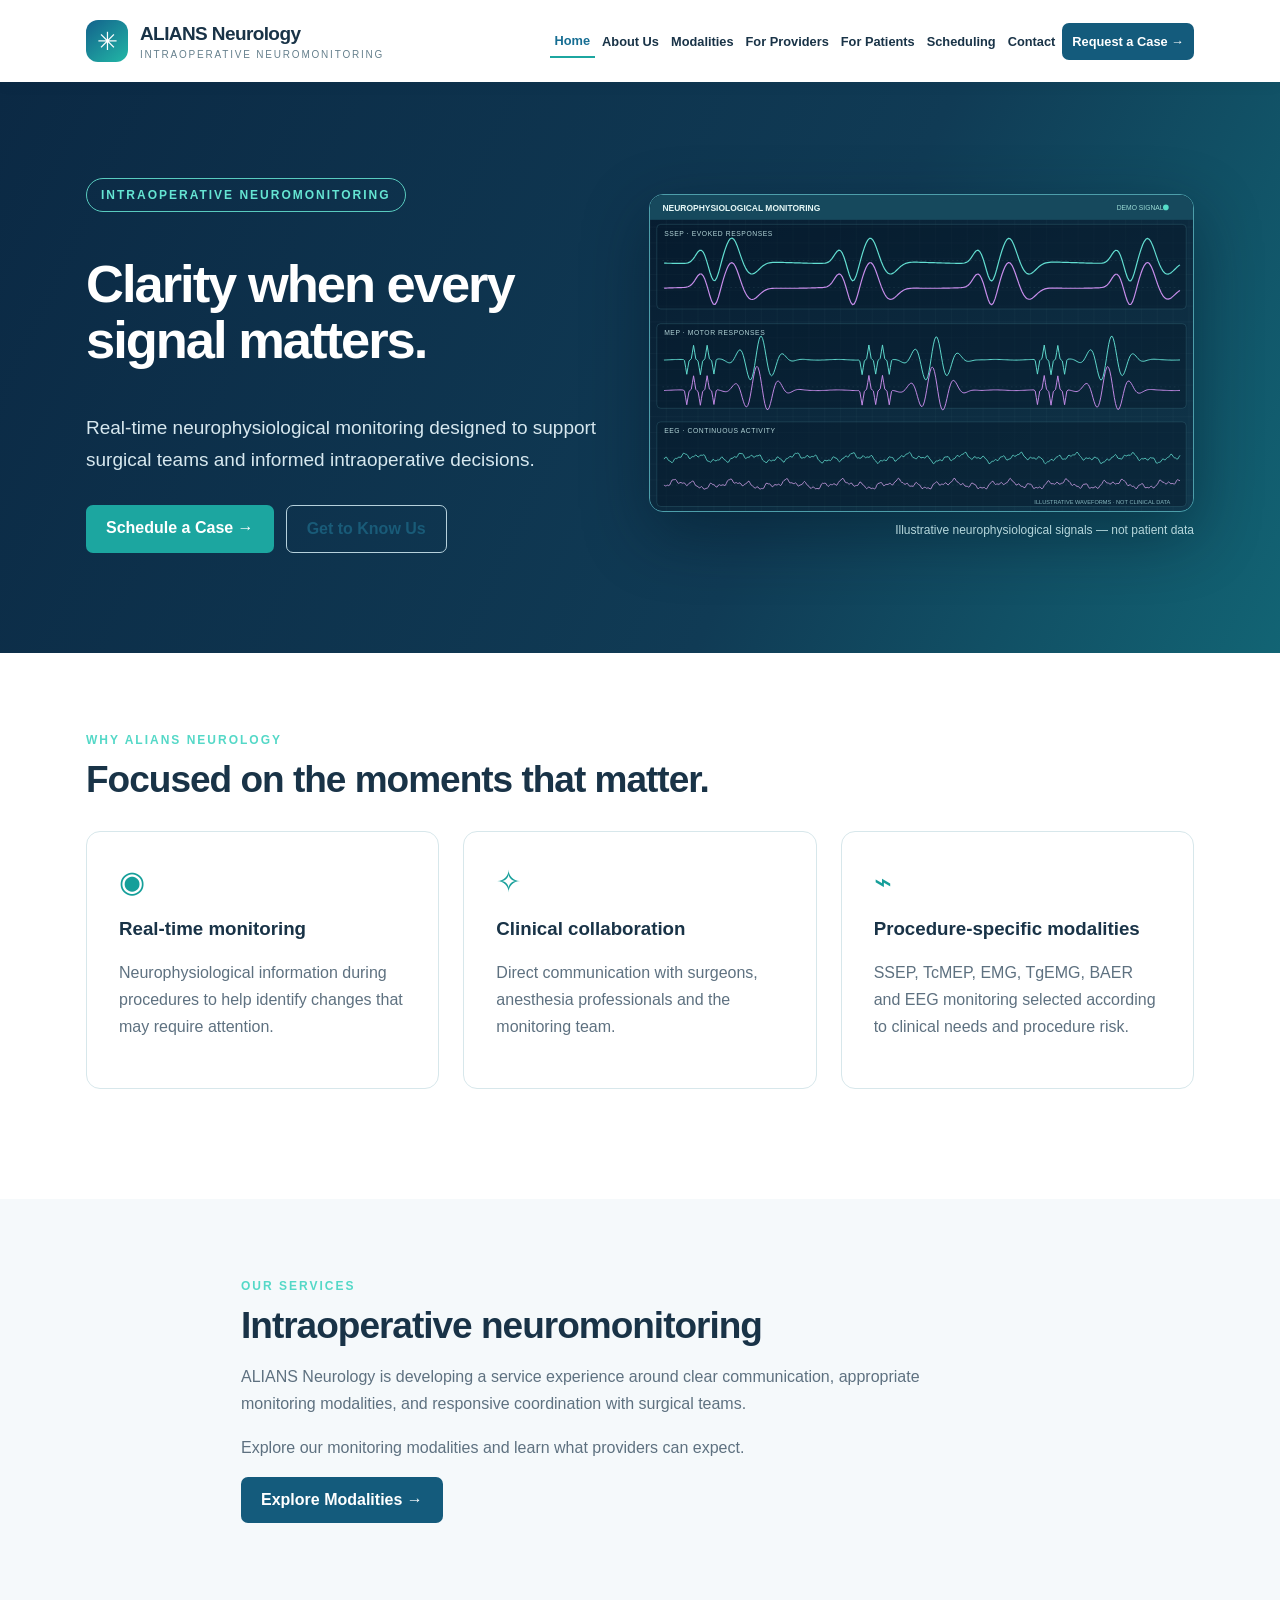
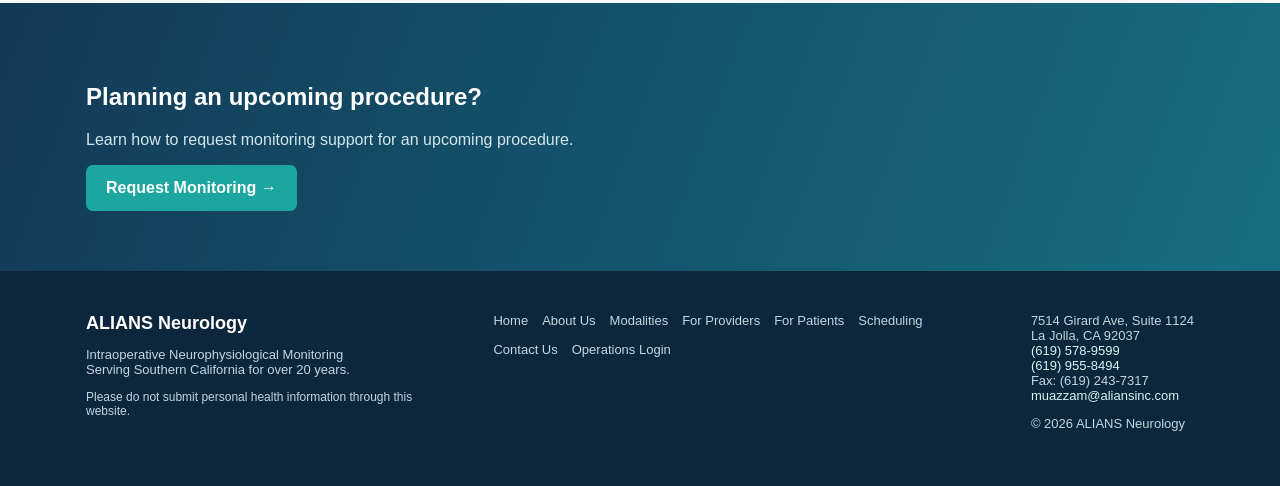
<file: index.html>
<!DOCTYPE html>

<html lang="en"><head><meta charset="utf-8"/><meta content="width=device-width, initial-scale=1" name="viewport"/><meta content="ALIANS Neurology — intraoperative neuromonitoring and surgical team support." name="description"/><link href="styles.css" rel="stylesheet"/><title>Home | ALIANS Neurology</title></head><body><header><div class="wrap nav"><a class="brand" href="index.html" style="text-decoration:none;color:inherit"><div class="mark">✳</div><div><b>ALIANS Neurology</b><small>INTRAOPERATIVE NEUROMONITORING</small></div></a><button aria-controls="site-navigation" aria-expanded="false" aria-label="Open navigation menu" class="menu-toggle" type="button">☰</button><nav aria-label="Main navigation" class="links" id="site-navigation"><a class="active" href="index.html">Home</a><a class="" href="about.html">About Us</a><a class="" href="services.html">Modalities</a><a class="" href="providers.html">For Providers</a><a class="" href="patients.html">For Patients</a><a class="" href="scheduling.html">Scheduling</a><a class="" href="contact.html">Contact</a><a class="btn dark" href="scheduling.html" style="color:white">Request a Case →</a></nav></div></header><main><section class="photo-hero"><div class="wrap hero-layout"><div class="hero-copy"><span class="pill">INTRAOPERATIVE NEUROMONITORING</span><h1>Clarity when every signal matters.</h1><p>Real-time neurophysiological monitoring designed to support surgical teams and informed intraoperative decisions.</p><div class="actions"><a class="btn" href="scheduling.html">Schedule a Case →</a><a class="btn outline" href="about.html">Get to Know Us</a></div></div><div class="hero-neuro"><img alt="Illustrative SSEP, MEP, and EEG neuromonitoring waveforms; not patient data" src="neuro-waveforms.svg"/><span>Illustrative neurophysiological signals — not patient data</span></div></div></section><section class="section"><div class="wrap"><div class="eyebrow">WHY ALIANS NEUROLOGY</div><h2>Focused on the moments that matter.</h2><div class="feature-grid"><article class="feature"><div class="symbol">◉</div><h3>Real-time monitoring</h3><p>Neurophysiological information during procedures to help identify changes that may require attention.</p></article><article class="feature"><div class="symbol">✧</div><h3>Clinical collaboration</h3><p>Direct communication with surgeons, anesthesia professionals and the monitoring team.</p></article><article class="feature"><div class="symbol">⌁</div><h3>Procedure-specific modalities</h3><p>SSEP, TcMEP, EMG, TgEMG, BAER and EEG monitoring selected according to clinical needs and procedure risk.</p></article></div></div></section><section class="section tint"><div class="wrap split-image"><div><div class="eyebrow">OUR SERVICES</div><h2>Intraoperative neuromonitoring</h2><p class="lead">ALIANS Neurology is developing a service experience around clear communication, appropriate monitoring modalities, and responsive coordination with surgical teams.</p><p class="lead">Explore our monitoring modalities and learn what providers can expect.</p><a class="btn dark" href="services.html">Explore Modalities →</a></div></div></section><section class="banner"><div class="wrap"><h2>Planning an upcoming procedure?</h2><p>Learn how to request monitoring support for an upcoming procedure.</p><a class="btn" href="scheduling.html">Request Monitoring →</a></div></section></main><footer><div class="wrap"><div><b style="color:white;font-size:18px">ALIANS Neurology</b><p>Intraoperative Neurophysiological Monitoring<br/>Serving Southern California for over 20 years.</p><p class="footer-note">Please do not submit personal health information through this website.</p></div><div class="foot-links"><a href="index.html">Home</a><a href="about.html">About Us</a><a href="services.html">Modalities</a><a href="providers.html">For Providers</a><a href="patients.html">For Patients</a><a href="scheduling.html">Scheduling</a><a href="contact.html">Contact Us</a><a href="login.html">Operations Login</a></div><div class="footer-contact">7514 Girard Ave, Suite 1124<br/>La Jolla, CA 92037<br/><a href="tel:+16195789599">(619) 578-9599</a><br/><a href="tel:+16199558494">(619) 955-8494</a><br/>Fax: (619) 243-7317<br/><a href="mailto:muazzam@aliansinc.com">muazzam@aliansinc.com</a><p>© 2026 ALIANS Neurology</p></div></div></footer><script src="app.js"></script><script>document.addEventListener('DOMContentLoaded',function(){const b=document.querySelector('.menu-toggle'),n=document.getElementById('site-navigation');if(!b||!n)return;b.addEventListener('click',function(){let open=n.classList.toggle('is-open');b.setAttribute('aria-expanded',String(open));b.textContent=open?'✕ Close':'☰'});n.querySelectorAll('a').forEach(a=>a.addEventListener('click',()=>{n.classList.remove('is-open');b.setAttribute('aria-expanded','false');b.textContent='☰'}));});</script></body></html>
</file>
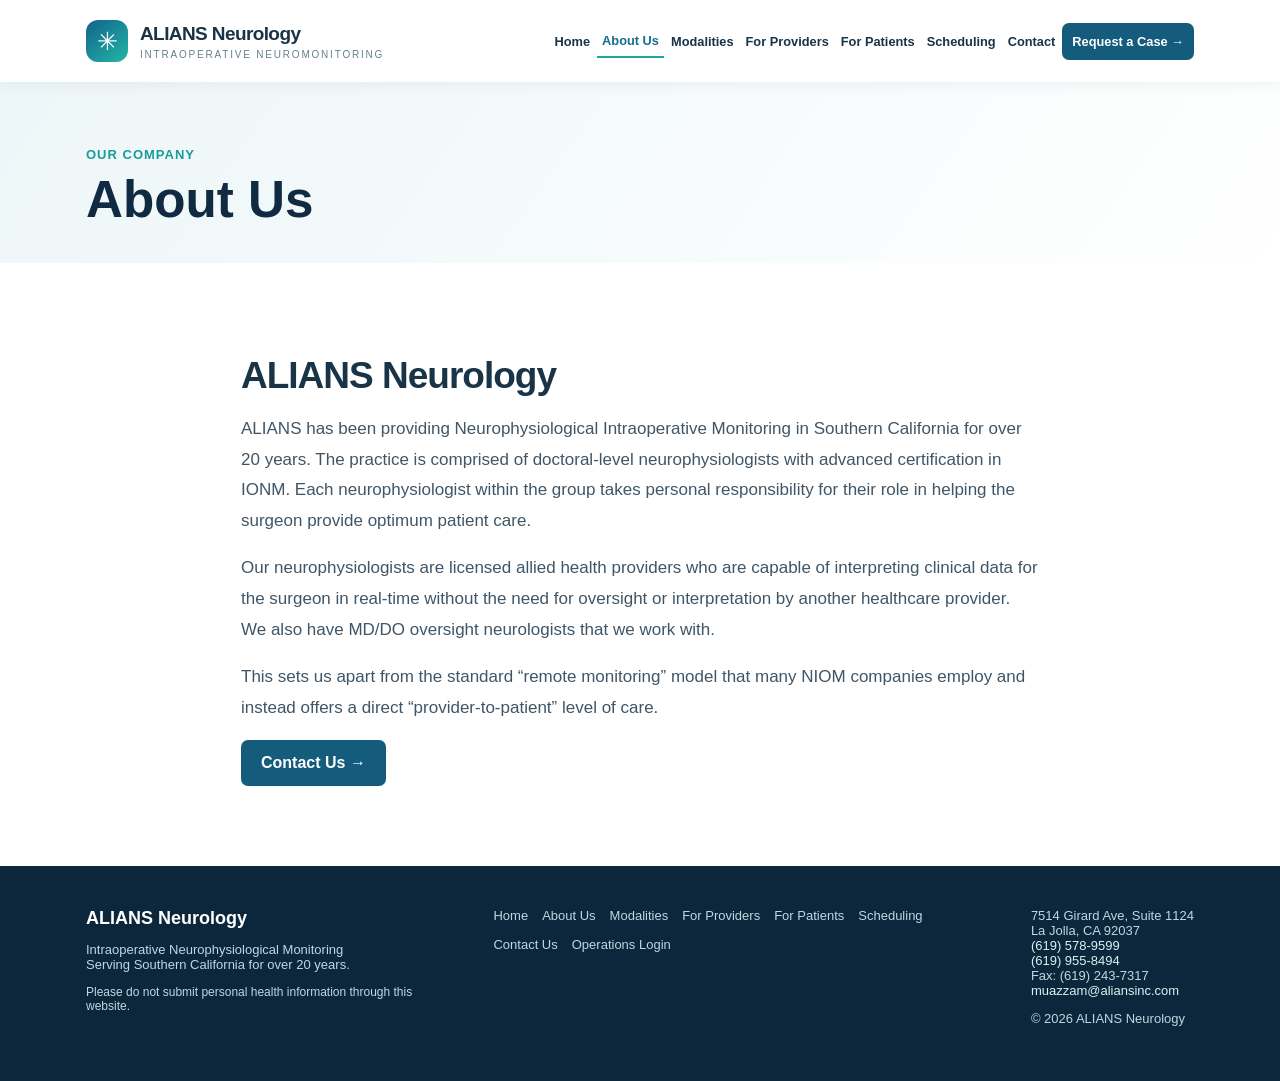
<file: about.html>
<!DOCTYPE html>

<html lang="en"><head><meta charset="utf-8"/><meta content="width=device-width, initial-scale=1" name="viewport"/><meta content="ALIANS Neurology — intraoperative neuromonitoring and surgical team support." name="description"/><link href="styles.css" rel="stylesheet"/><title>About Us | ALIANS Neurology</title></head><body><header><div class="wrap nav"><a class="brand" href="index.html" style="text-decoration:none;color:inherit"><div class="mark">✳</div><div><b>ALIANS Neurology</b><small>INTRAOPERATIVE NEUROMONITORING</small></div></a><button aria-controls="site-navigation" aria-expanded="false" aria-label="Open navigation menu" class="menu-toggle" type="button">☰</button><nav aria-label="Main navigation" class="links" id="site-navigation"><a class="" href="index.html">Home</a><a class="active" href="about.html">About Us</a><a class="" href="services.html">Modalities</a><a class="" href="providers.html">For Providers</a><a class="" href="patients.html">For Patients</a><a class="" href="scheduling.html">Scheduling</a><a class="" href="contact.html">Contact</a><a class="btn dark" href="scheduling.html" style="color:white">Request a Case →</a></nav></div></header><main><section class="page-intro"><div class="wrap"><div class="breadcrumb">Our company</div><h1>About Us</h1></div></section><section class="section"><div class="wrap about-copy"><h2>ALIANS Neurology</h2><p>ALIANS has been providing Neurophysiological Intraoperative Monitoring in Southern California for over 20 years. The practice is comprised of doctoral-level neurophysiologists with advanced certification in IONM. Each neurophysiologist within the group takes personal responsibility for their role in helping the surgeon provide optimum patient care.</p><p>Our neurophysiologists are licensed allied health providers who are capable of interpreting clinical data for the surgeon in real-time without the need for oversight or interpretation by another healthcare provider. We also have MD/DO oversight neurologists that we work with.</p><p>This sets us apart from the standard “remote monitoring” model that many NIOM companies employ and instead offers a direct “provider-to-patient” level of care.</p><a class="btn dark" href="contact.html">Contact Us →</a></div></section></main><footer><div class="wrap"><div><b style="color:white;font-size:18px">ALIANS Neurology</b><p>Intraoperative Neurophysiological Monitoring<br/>Serving Southern California for over 20 years.</p><p class="footer-note">Please do not submit personal health information through this website.</p></div><div class="foot-links"><a href="index.html">Home</a><a href="about.html">About Us</a><a href="services.html">Modalities</a><a href="providers.html">For Providers</a><a href="patients.html">For Patients</a><a href="scheduling.html">Scheduling</a><a href="contact.html">Contact Us</a><a href="login.html">Operations Login</a></div><div class="footer-contact">7514 Girard Ave, Suite 1124<br/>La Jolla, CA 92037<br/><a href="tel:+16195789599">(619) 578-9599</a><br/><a href="tel:+16199558494">(619) 955-8494</a><br/>Fax: (619) 243-7317<br/><a href="mailto:muazzam@aliansinc.com">muazzam@aliansinc.com</a><p>© 2026 ALIANS Neurology</p></div></div></footer><script src="app.js"></script><script>document.addEventListener('DOMContentLoaded',function(){const b=document.querySelector('.menu-toggle'),n=document.getElementById('site-navigation');if(!b||!n)return;b.addEventListener('click',function(){let open=n.classList.toggle('is-open');b.setAttribute('aria-expanded',String(open));b.textContent=open?'✕ Close':'☰'});n.querySelectorAll('a').forEach(a=>a.addEventListener('click',()=>{n.classList.remove('is-open');b.setAttribute('aria-expanded','false');b.textContent='☰'}));});</script></body></html>
</file>
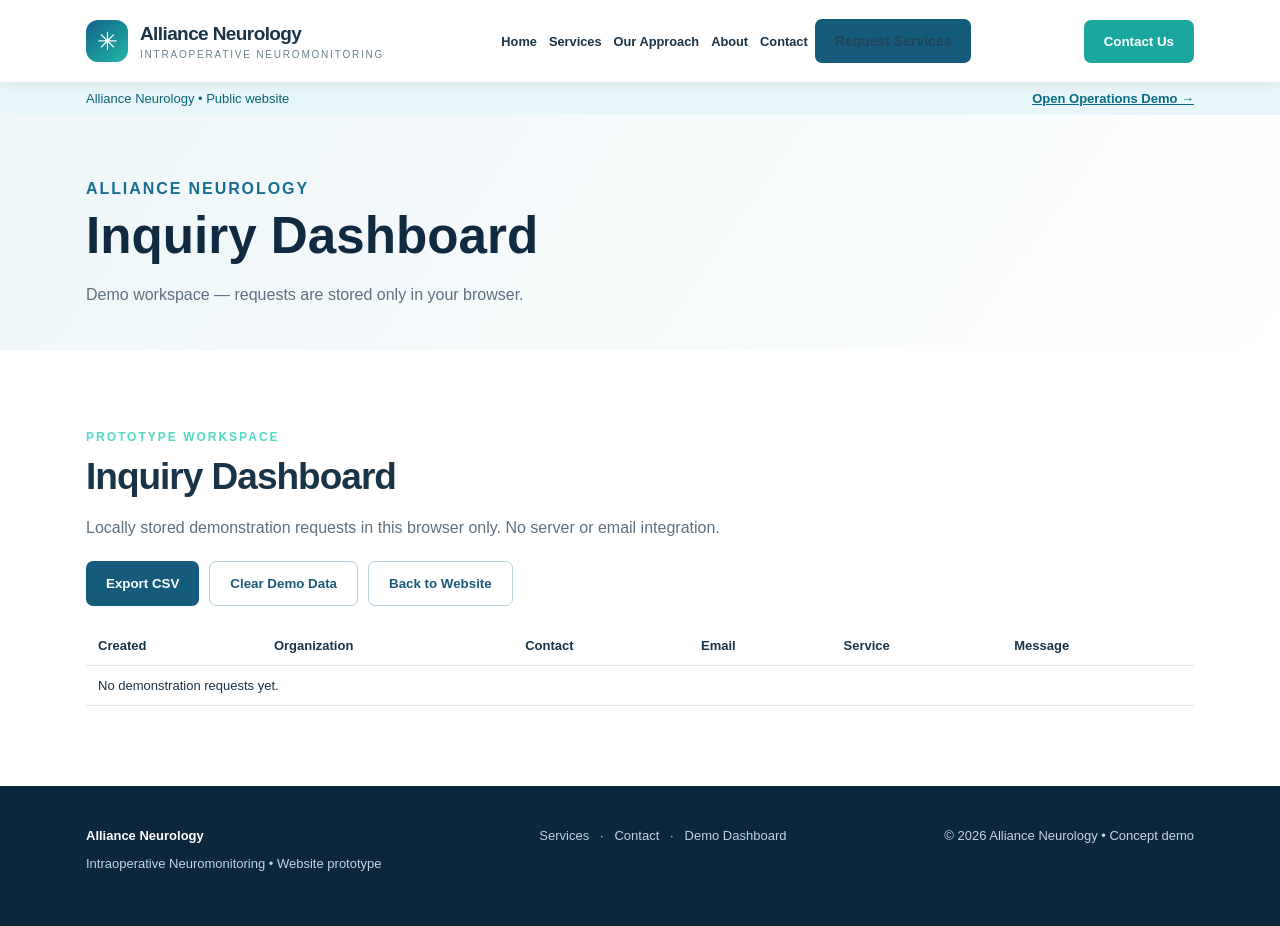
<file: admin.html>
<!DOCTYPE html>
<html lang="en"><head><meta charset="utf-8"/><meta content="width=device-width,initial-scale=1" name="viewport"/><title>Inquiry Dashboard | Alliance Neurology</title><link href="styles.css" rel="stylesheet"/></head><body><header><div class="wrap nav"><div class="brand" onclick="location.href='index.html'"><div class="mark">✳</div><div><b>Alliance Neurology</b><small>INTRAOPERATIVE NEUROMONITORING</small></div></div><div class="links"><a data-page="home" href="index.html">Home</a><a data-page="services" href="services.html">Services</a><a data-page="approach" href="approach.html">Our Approach</a><a data-page="about" href="about.html">About</a><a data-page="contact" href="contact.html">Contact</a><button class="btn dark" onclick="openForm()">Request Services</button></div><button class="btn mobile" onclick="openForm()">Contact Us</button></div></header><div class="workspace-ribbon"><div class="wrap">Alliance Neurology • Public website <a href="workspace.html">Open Operations Demo →</a></div></div><main id="home"><div class="page-intro"><div class="wrap"><div style="color:#176e93;font-weight:700;letter-spacing:.12em">ALLIANCE NEUROLOGY</div><h1>Inquiry Dashboard</h1><p>Demo workspace — requests are stored only in your browser.</p></div></div><section class="section" id="admin"><div class="wrap"><div class="eyebrow">Prototype workspace</div><h2>Inquiry Dashboard</h2><p class="lead">Locally stored demonstration requests in this browser only. No server or email integration.</p><div style="display:flex;gap:10px;margin:20px 0"><button class="btn dark" onclick="exportCSV()">Export CSV</button><button class="btn outline" onclick="clearData()">Clear Demo Data</button><button class="btn outline" onclick="go('home')">Back to Website</button></div><div style="overflow:auto"><table class="admin-table"><thead><tr><th>Created</th><th>Organization</th><th>Contact</th><th>Email</th><th>Service</th><th>Message</th></tr></thead><tbody id="rows"></tbody></table></div></div></section></main><footer><div class="wrap"><div><b style="color:white">Alliance Neurology</b><p>Intraoperative Neuromonitoring • Website prototype</p></div><div><a href="#services" style="color:#b7d5df">Services</a>   ·   <a href="#contact" style="color:#b7d5df">Contact</a>   ·   <a href="admin.html" style="color:#b7d5df">Demo Dashboard</a></div><div>© 2026 Alliance Neurology • Concept demo</div></div></footer><div class="modal hide" id="modal"><div class="dialog"><button class="close" onclick="closeModal()">×</button><div id="modalContent"></div></div></div><script src="app.js"></script></body></html>
</file>
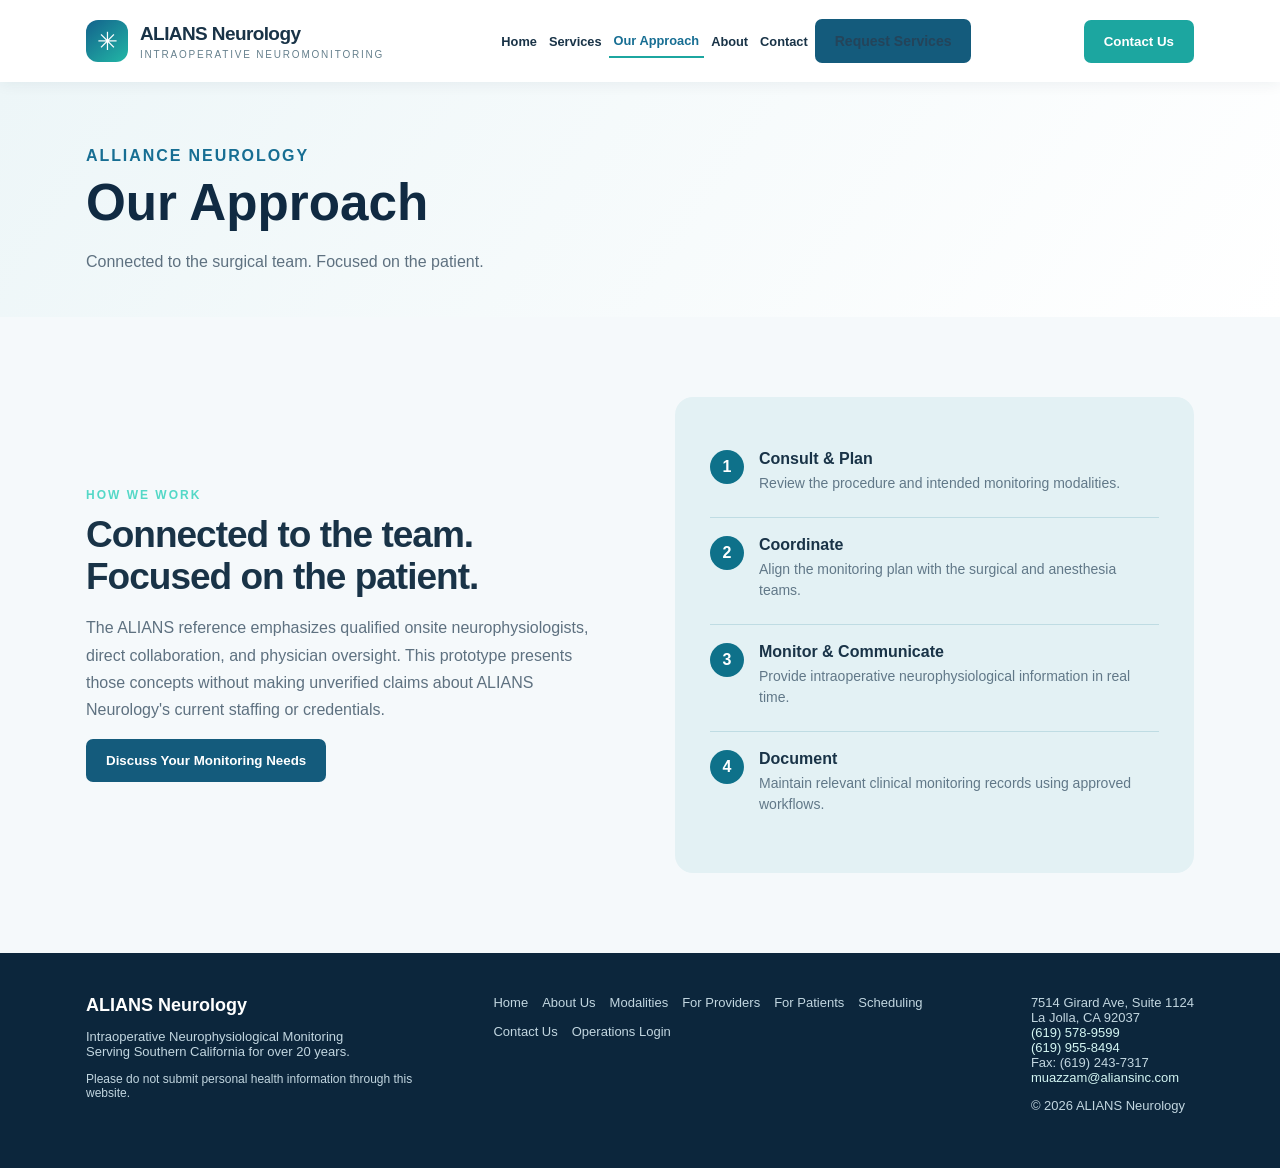
<file: approach.html>
<!DOCTYPE html>

<html lang="en"><head><meta charset="utf-8"/><meta content="width=device-width,initial-scale=1" name="viewport"/><title>Our Approach | ALIANS Neurology</title><link href="styles.css" rel="stylesheet"/></head><body><header><div class="wrap nav"><div class="brand" onclick="location.href='index.html'"><div class="mark">✳</div><div><b>ALIANS Neurology</b><small>INTRAOPERATIVE NEUROMONITORING</small></div></div><div class="links"><a data-page="home" href="index.html">Home</a><a data-page="services" href="services.html">Services</a><a class="active" data-page="approach" href="approach.html">Our Approach</a><a data-page="about" href="about.html">About</a><a data-page="contact" href="contact.html">Contact</a><button class="btn dark" onclick="openForm()">Request Services</button></div><button class="btn mobile" onclick="openForm()">Contact Us</button></div></header><main id="home"><div class="page-intro"><div class="wrap"><div style="color:#176e93;font-weight:700;letter-spacing:.12em">ALLIANCE NEUROLOGY</div><h1>Our Approach</h1><p>Connected to the surgical team. Focused on the patient.</p></div></div><section class="section tint" id="approach"><div class="wrap split"><div><div class="eyebrow">How We Work</div><h2>Connected to the team. Focused on the patient.</h2><p class="lead">The ALIANS reference emphasizes qualified onsite neurophysiologists, direct collaboration, and physician oversight. This prototype presents those concepts without making unverified claims about ALIANS Neurology's current staffing or credentials.</p><button class="btn dark" onclick="openForm()">Discuss Your Monitoring Needs</button></div><div class="panel"><div class="step"><div class="num">1</div><div><b>Consult &amp; Plan</b><p>Review the procedure and intended monitoring modalities.</p></div></div><div class="step"><div class="num">2</div><div><b>Coordinate</b><p>Align the monitoring plan with the surgical and anesthesia teams.</p></div></div><div class="step"><div class="num">3</div><div><b>Monitor &amp; Communicate</b><p>Provide intraoperative neurophysiological information in real time.</p></div></div><div class="step"><div class="num">4</div><div><b>Document</b><p>Maintain relevant clinical monitoring records using approved workflows.</p></div></div></div></div></section></main><footer><div class="wrap"><div><b style="color:white;font-size:18px">ALIANS Neurology</b><p>Intraoperative Neurophysiological Monitoring<br/>Serving Southern California for over 20 years.</p><p class="footer-note">Please do not submit personal health information through this website.</p></div><div class="foot-links"><a href="index.html">Home</a><a href="about.html">About Us</a><a href="services.html">Modalities</a><a href="providers.html">For Providers</a><a href="patients.html">For Patients</a><a href="scheduling.html">Scheduling</a><a href="contact.html">Contact Us</a><a href="login.html">Operations Login</a></div><div class="footer-contact">7514 Girard Ave, Suite 1124<br/>La Jolla, CA 92037<br/><a href="tel:+16195789599">(619) 578-9599</a><br/><a href="tel:+16199558494">(619) 955-8494</a><br/>Fax: (619) 243-7317<br/><a href="mailto:muazzam@aliansinc.com">muazzam@aliansinc.com</a><p>© 2026 ALIANS Neurology</p></div></div></footer><div class="modal hide" id="modal"><div class="dialog"><button class="close" onclick="closeModal()">×</button><div id="modalContent"></div></div></div><script src="app.js"></script><script>document.addEventListener('DOMContentLoaded',function(){const b=document.querySelector('.menu-toggle'),n=document.getElementById('site-navigation');if(!b||!n)return;b.addEventListener('click',function(){let open=n.classList.toggle('is-open');b.setAttribute('aria-expanded',String(open));b.textContent=open?'✕ Close':'☰'});n.querySelectorAll('a').forEach(a=>a.addEventListener('click',()=>{n.classList.remove('is-open');b.setAttribute('aria-expanded','false');b.textContent='☰'}));});</script></body></html>
</file>
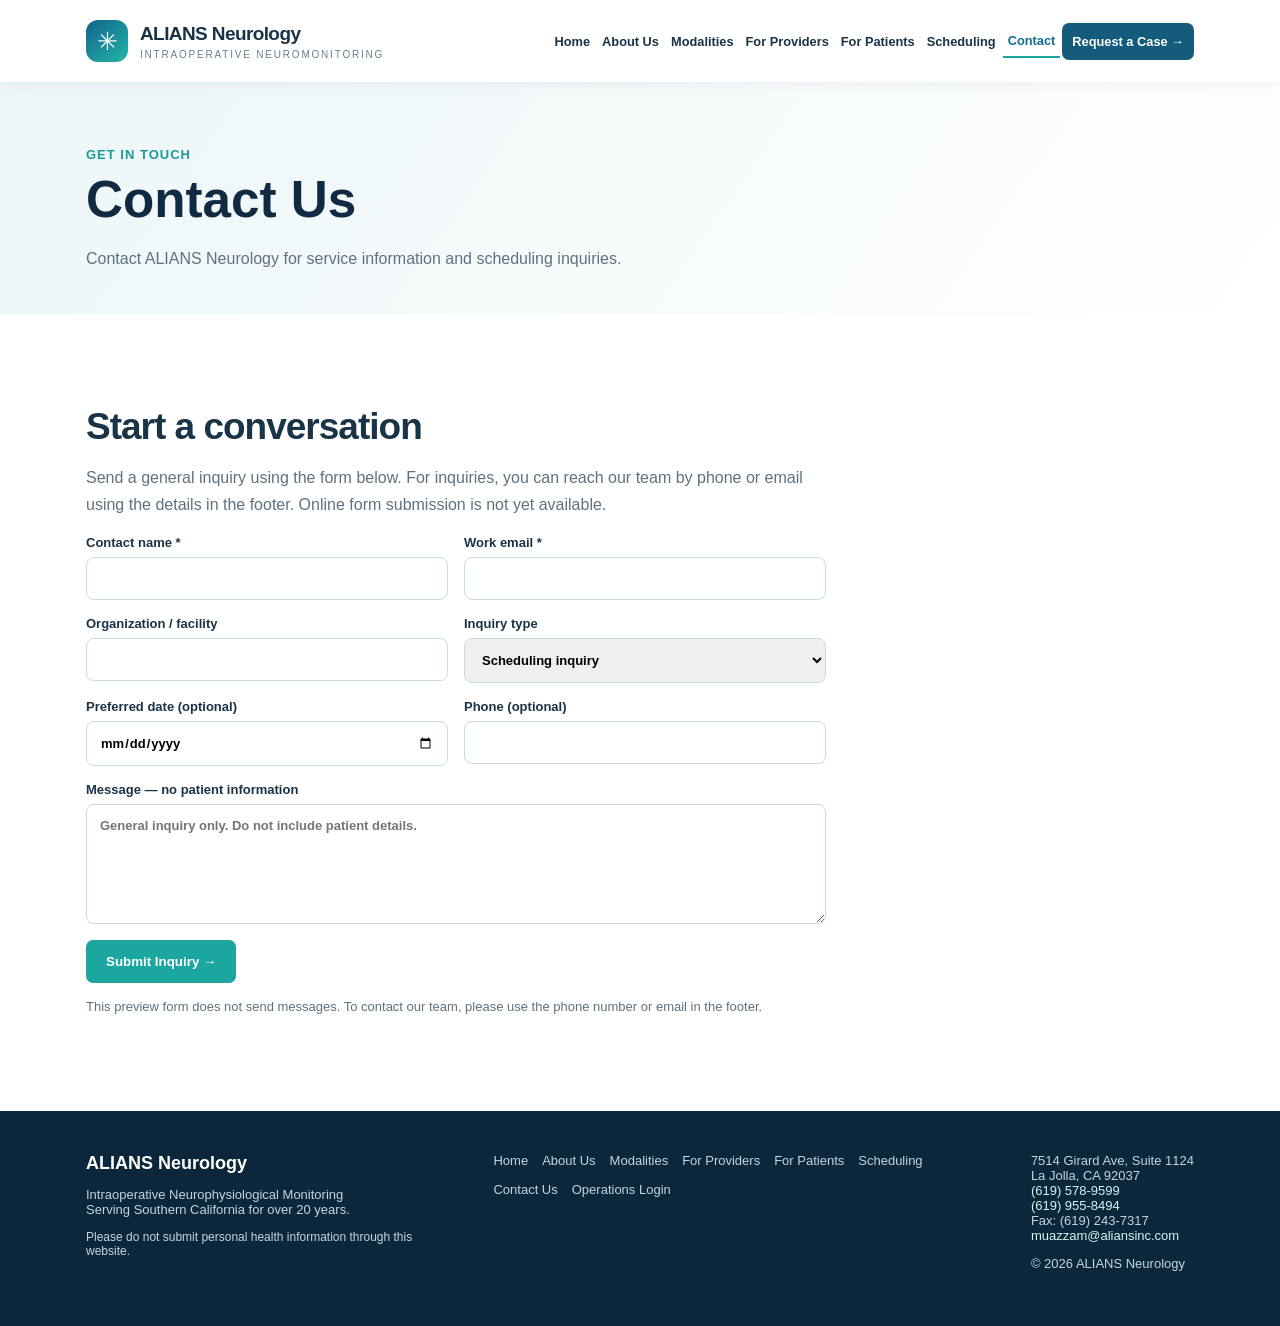
<file: contact.html>
<!DOCTYPE html>

<html lang="en"><head><meta charset="utf-8"/><meta content="width=device-width, initial-scale=1" name="viewport"/><meta content="ALIANS Neurology — intraoperative neuromonitoring and surgical team support." name="description"/><link href="styles.css" rel="stylesheet"/><title>Contact | ALIANS Neurology</title></head><body><header><div class="wrap nav"><a class="brand" href="index.html" style="text-decoration:none;color:inherit"><div class="mark">✳</div><div><b>ALIANS Neurology</b><small>INTRAOPERATIVE NEUROMONITORING</small></div></a><button aria-controls="site-navigation" aria-expanded="false" aria-label="Open navigation menu" class="menu-toggle" type="button">☰</button><nav aria-label="Main navigation" class="links" id="site-navigation"><a class="" href="index.html">Home</a><a class="" href="about.html">About Us</a><a class="" href="services.html">Modalities</a><a class="" href="providers.html">For Providers</a><a class="" href="patients.html">For Patients</a><a class="" href="scheduling.html">Scheduling</a><a class="active" href="contact.html">Contact</a><a class="btn dark" href="scheduling.html" style="color:white">Request a Case →</a></nav></div></header><main><section class="page-intro"><div class="wrap"><div class="breadcrumb">Get in touch</div><h1>Contact Us</h1><p>Contact ALIANS Neurology for service information and scheduling inquiries.</p></div></section><section class="section"><div class="wrap"><h2>Start a conversation</h2><p class="lead">Send a general inquiry using the form below. For inquiries, you can reach our team by phone or email using the details in the footer. Online form submission is not yet available.</p><form class="site-form" id="inquiryForm"><label>Contact name *<input autocomplete="name" maxlength="100" name="name" required=""/></label><label>Work email *<input autocomplete="email" name="email" required="" type="email"/></label><label>Organization / facility<input maxlength="120" name="facility"/></label><label>Inquiry type<select name="type"><option>Scheduling inquiry</option><option>Service information</option><option>General question</option></select></label><label>Preferred date (optional)<input name="date" type="date"/></label><label>Phone (optional)<input maxlength="40" name="phone" type="tel"/></label><label class="full">Message — no patient information<textarea maxlength="1000" name="message" placeholder="General inquiry only. Do not include patient details."></textarea></label><div class="full"><button class="btn" type="submit">Submit Inquiry →</button><p class="lead" style="font-size:13px">This preview form does not send messages. To contact our team, please use the phone number or email in the footer.</p><div id="formStatus" role="status"></div></div></form></div></section><script>document.getElementById('inquiryForm').addEventListener('submit',function(e){e.preventDefault();document.getElementById('formStatus').textContent='This form is not yet connected. Please contact us using the phone number or email in the footer.'});</script></main><footer><div class="wrap"><div><b style="color:white;font-size:18px">ALIANS Neurology</b><p>Intraoperative Neurophysiological Monitoring<br/>Serving Southern California for over 20 years.</p><p class="footer-note">Please do not submit personal health information through this website.</p></div><div class="foot-links"><a href="index.html">Home</a><a href="about.html">About Us</a><a href="services.html">Modalities</a><a href="providers.html">For Providers</a><a href="patients.html">For Patients</a><a href="scheduling.html">Scheduling</a><a href="contact.html">Contact Us</a><a href="login.html">Operations Login</a></div><div class="footer-contact">7514 Girard Ave, Suite 1124<br/>La Jolla, CA 92037<br/><a href="tel:+16195789599">(619) 578-9599</a><br/><a href="tel:+16199558494">(619) 955-8494</a><br/>Fax: (619) 243-7317<br/><a href="mailto:muazzam@aliansinc.com">muazzam@aliansinc.com</a><p>© 2026 ALIANS Neurology</p></div></div></footer><script src="app.js"></script><script>document.addEventListener('DOMContentLoaded',function(){const b=document.querySelector('.menu-toggle'),n=document.getElementById('site-navigation');if(!b||!n)return;b.addEventListener('click',function(){let open=n.classList.toggle('is-open');b.setAttribute('aria-expanded',String(open));b.textContent=open?'✕ Close':'☰'});n.querySelectorAll('a').forEach(a=>a.addEventListener('click',()=>{n.classList.remove('is-open');b.setAttribute('aria-expanded','false');b.textContent='☰'}));});</script></body></html>
</file>
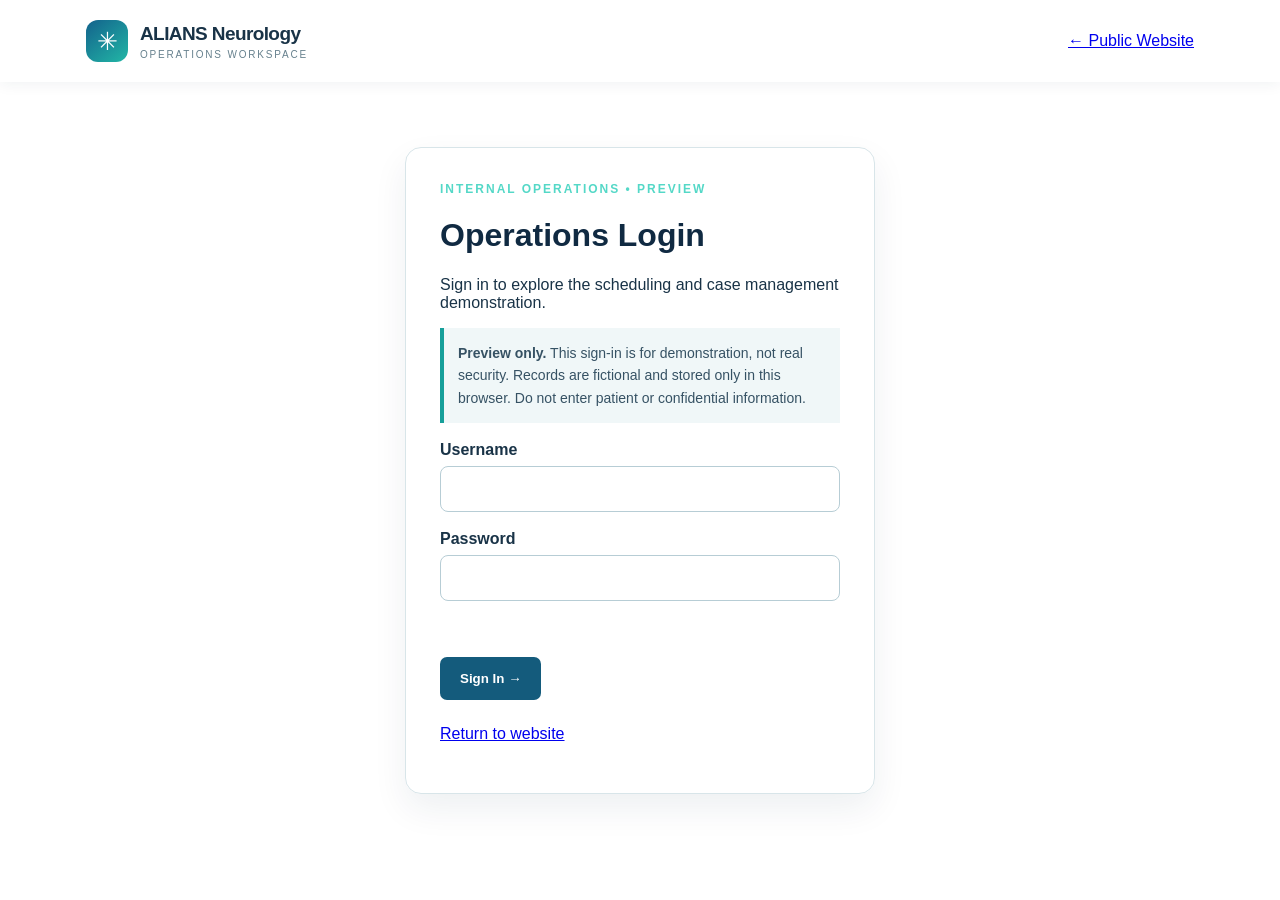
<file: login.html>
<!doctype html><html lang="en"><head><meta charset="utf-8"><meta name="viewport" content="width=device-width, initial-scale=1"><title>Operations Login | ALIANS Neurology</title><link rel="stylesheet" href="styles.css"><style>.login-wrap{max-width:470px;margin:65px auto 90px;padding:34px;border:1px solid #d8e5e9;border-radius:16px;box-shadow:0 15px 35px #102a4212}.login-wrap label{display:block;margin:18px 0;font-weight:650}.login-wrap input{display:block;width:100%;box-sizing:border-box;padding:13px;border:1px solid #b7cdd5;border-radius:8px;margin-top:7px;font:inherit}.login-wrap button{cursor:pointer;border:0}.login-note{padding:14px;background:#f0f7f8;border-left:4px solid #169f9a;color:#365264;font-size:14px;line-height:1.6}.error{color:#a22b35;min-height:22px}.login-wrap h1{color:#102a42}</style></head><body><header><div class="wrap nav"><a class="brand" href="index.html" style="text-decoration:none;color:inherit"><div class="mark">✳</div><div><b>ALIANS Neurology</b><small>OPERATIONS WORKSPACE</small></div></a><a href="index.html">← Public Website</a></div></header><main><div class="login-wrap"><div class="eyebrow">INTERNAL OPERATIONS • PREVIEW</div><h1>Operations Login</h1><p>Sign in to explore the scheduling and case management demonstration.</p><div class="login-note"><strong>Preview only.</strong> This sign-in is for demonstration, not real security. Records are fictional and stored only in this browser. Do not enter patient or confidential information.</div><form id="loginForm"><label>Username<input name="username" autocomplete="off" required></label><label>Password<input name="password" type="password" autocomplete="off" required></label><p class="error" id="loginError" role="alert"></p><button type="submit" class="btn dark">Sign In →</button></form><p style="margin-top:25px"><a href="index.html">Return to website</a></p></div></main><script>document.getElementById('loginForm').addEventListener('submit',function(e){e.preventDefault();const d=new FormData(e.target);if(d.get('username')==='demo'&&d.get('password')==='AliansDemo2026!'){sessionStorage.setItem('alians_demo_access','yes');location.href='workspace.html';}else{document.getElementById('loginError').textContent='Incorrect demo username or password.';}});</script></body></html>
</file>
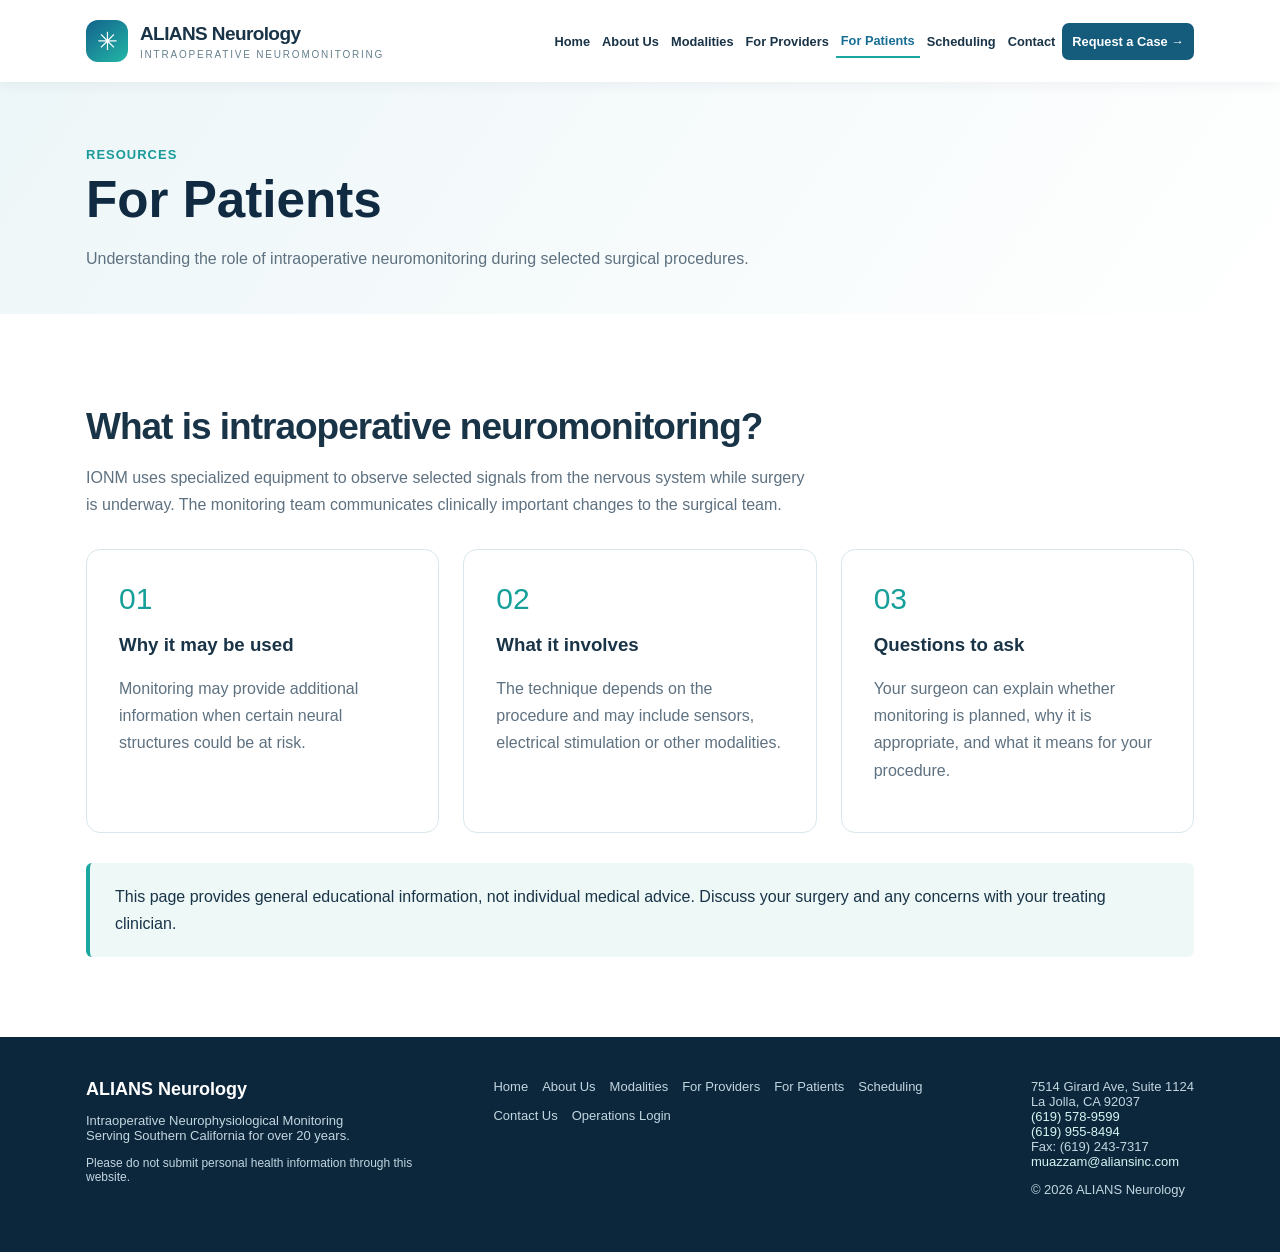
<file: patients.html>
<!DOCTYPE html>

<html lang="en"><head><meta charset="utf-8"/><meta content="width=device-width, initial-scale=1" name="viewport"/><meta content="ALIANS Neurology — intraoperative neuromonitoring and surgical team support." name="description"/><link href="styles.css" rel="stylesheet"/><title>For Patients | ALIANS Neurology</title></head><body><header><div class="wrap nav"><a class="brand" href="index.html" style="text-decoration:none;color:inherit"><div class="mark">✳</div><div><b>ALIANS Neurology</b><small>INTRAOPERATIVE NEUROMONITORING</small></div></a><button aria-controls="site-navigation" aria-expanded="false" aria-label="Open navigation menu" class="menu-toggle" type="button">☰</button><nav aria-label="Main navigation" class="links" id="site-navigation"><a class="" href="index.html">Home</a><a class="" href="about.html">About Us</a><a class="" href="services.html">Modalities</a><a class="" href="providers.html">For Providers</a><a class="active" href="patients.html">For Patients</a><a class="" href="scheduling.html">Scheduling</a><a class="" href="contact.html">Contact</a><a class="btn dark" href="scheduling.html" style="color:white">Request a Case →</a></nav></div></header><main><section class="page-intro"><div class="wrap"><div class="breadcrumb">Resources</div><h1>For Patients</h1><p>Understanding the role of intraoperative neuromonitoring during selected surgical procedures.</p></div></section><section class="section"><div class="wrap"><h2>What is intraoperative neuromonitoring?</h2><p class="lead">IONM uses specialized equipment to observe selected signals from the nervous system while surgery is underway. The monitoring team communicates clinically important changes to the surgical team.</p><div class="feature-grid"><article class="feature"><div class="symbol">01</div><h3>Why it may be used</h3><p>Monitoring may provide additional information when certain neural structures could be at risk.</p></article><article class="feature"><div class="symbol">02</div><h3>What it involves</h3><p>The technique depends on the procedure and may include sensors, electrical stimulation or other modalities.</p></article><article class="feature"><div class="symbol">03</div><h3>Questions to ask</h3><p>Your surgeon can explain whether monitoring is planned, why it is appropriate, and what it means for your procedure.</p></article></div><div class="callout">This page provides general educational information, not individual medical advice. Discuss your surgery and any concerns with your treating clinician.</div></div></section></main><footer><div class="wrap"><div><b style="color:white;font-size:18px">ALIANS Neurology</b><p>Intraoperative Neurophysiological Monitoring<br/>Serving Southern California for over 20 years.</p><p class="footer-note">Please do not submit personal health information through this website.</p></div><div class="foot-links"><a href="index.html">Home</a><a href="about.html">About Us</a><a href="services.html">Modalities</a><a href="providers.html">For Providers</a><a href="patients.html">For Patients</a><a href="scheduling.html">Scheduling</a><a href="contact.html">Contact Us</a><a href="login.html">Operations Login</a></div><div class="footer-contact">7514 Girard Ave, Suite 1124<br/>La Jolla, CA 92037<br/><a href="tel:+16195789599">(619) 578-9599</a><br/><a href="tel:+16199558494">(619) 955-8494</a><br/>Fax: (619) 243-7317<br/><a href="mailto:muazzam@aliansinc.com">muazzam@aliansinc.com</a><p>© 2026 ALIANS Neurology</p></div></div></footer><script src="app.js"></script><script>document.addEventListener('DOMContentLoaded',function(){const b=document.querySelector('.menu-toggle'),n=document.getElementById('site-navigation');if(!b||!n)return;b.addEventListener('click',function(){let open=n.classList.toggle('is-open');b.setAttribute('aria-expanded',String(open));b.textContent=open?'✕ Close':'☰'});n.querySelectorAll('a').forEach(a=>a.addEventListener('click',()=>{n.classList.remove('is-open');b.setAttribute('aria-expanded','false');b.textContent='☰'}));});</script></body></html>
</file>
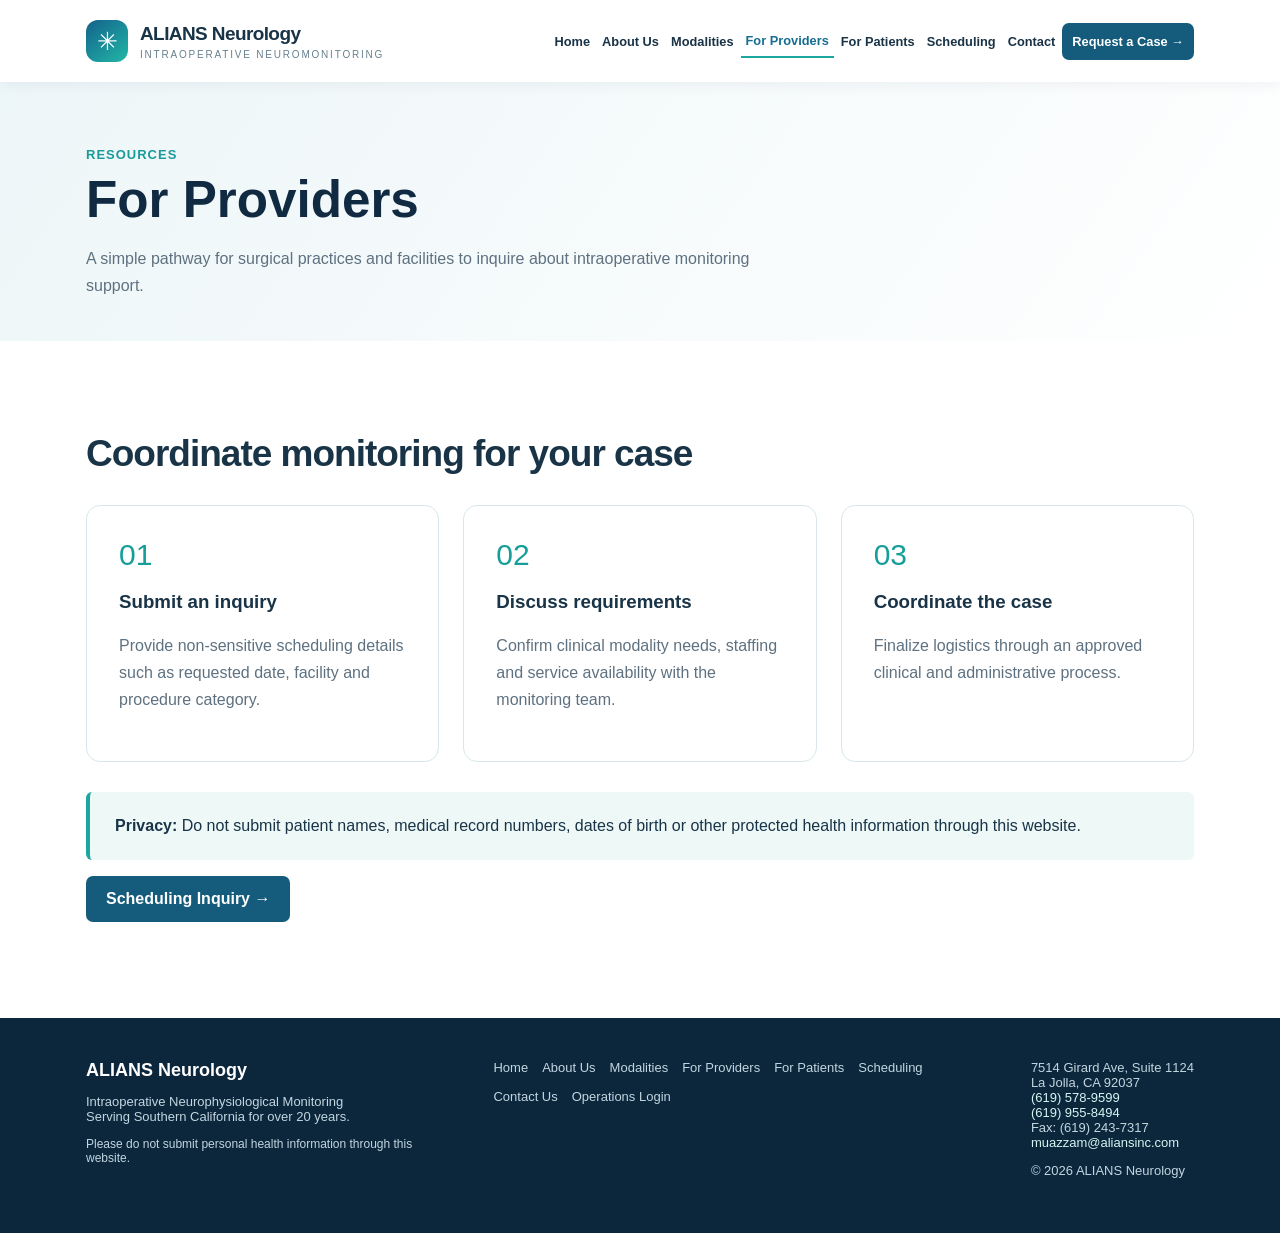
<file: providers.html>
<!DOCTYPE html>

<html lang="en"><head><meta charset="utf-8"/><meta content="width=device-width, initial-scale=1" name="viewport"/><meta content="ALIANS Neurology — intraoperative neuromonitoring and surgical team support." name="description"/><link href="styles.css" rel="stylesheet"/><title>For Providers | ALIANS Neurology</title></head><body><header><div class="wrap nav"><a class="brand" href="index.html" style="text-decoration:none;color:inherit"><div class="mark">✳</div><div><b>ALIANS Neurology</b><small>INTRAOPERATIVE NEUROMONITORING</small></div></a><button aria-controls="site-navigation" aria-expanded="false" aria-label="Open navigation menu" class="menu-toggle" type="button">☰</button><nav aria-label="Main navigation" class="links" id="site-navigation"><a class="" href="index.html">Home</a><a class="" href="about.html">About Us</a><a class="" href="services.html">Modalities</a><a class="active" href="providers.html">For Providers</a><a class="" href="patients.html">For Patients</a><a class="" href="scheduling.html">Scheduling</a><a class="" href="contact.html">Contact</a><a class="btn dark" href="scheduling.html" style="color:white">Request a Case →</a></nav></div></header><main><section class="page-intro"><div class="wrap"><div class="breadcrumb">Resources</div><h1>For Providers</h1><p>A simple pathway for surgical practices and facilities to inquire about intraoperative monitoring support.</p></div></section><section class="section"><div class="wrap"><h2>Coordinate monitoring for your case</h2><div class="feature-grid"><article class="feature"><div class="symbol">01</div><h3>Submit an inquiry</h3><p>Provide non-sensitive scheduling details such as requested date, facility and procedure category.</p></article><article class="feature"><div class="symbol">02</div><h3>Discuss requirements</h3><p>Confirm clinical modality needs, staffing and service availability with the monitoring team.</p></article><article class="feature"><div class="symbol">03</div><h3>Coordinate the case</h3><p>Finalize logistics through an approved clinical and administrative process.</p></article></div><div class="callout"><b>Privacy:</b> Do not submit patient names, medical record numbers, dates of birth or other protected health information through this website.</div><p><a class="btn dark" href="scheduling.html">Scheduling Inquiry →</a></p></div></section></main><footer><div class="wrap"><div><b style="color:white;font-size:18px">ALIANS Neurology</b><p>Intraoperative Neurophysiological Monitoring<br/>Serving Southern California for over 20 years.</p><p class="footer-note">Please do not submit personal health information through this website.</p></div><div class="foot-links"><a href="index.html">Home</a><a href="about.html">About Us</a><a href="services.html">Modalities</a><a href="providers.html">For Providers</a><a href="patients.html">For Patients</a><a href="scheduling.html">Scheduling</a><a href="contact.html">Contact Us</a><a href="login.html">Operations Login</a></div><div class="footer-contact">7514 Girard Ave, Suite 1124<br/>La Jolla, CA 92037<br/><a href="tel:+16195789599">(619) 578-9599</a><br/><a href="tel:+16199558494">(619) 955-8494</a><br/>Fax: (619) 243-7317<br/><a href="mailto:muazzam@aliansinc.com">muazzam@aliansinc.com</a><p>© 2026 ALIANS Neurology</p></div></div></footer><script src="app.js"></script><script>document.addEventListener('DOMContentLoaded',function(){const b=document.querySelector('.menu-toggle'),n=document.getElementById('site-navigation');if(!b||!n)return;b.addEventListener('click',function(){let open=n.classList.toggle('is-open');b.setAttribute('aria-expanded',String(open));b.textContent=open?'✕ Close':'☰'});n.querySelectorAll('a').forEach(a=>a.addEventListener('click',()=>{n.classList.remove('is-open');b.setAttribute('aria-expanded','false');b.textContent='☰'}));});</script></body></html>
</file>
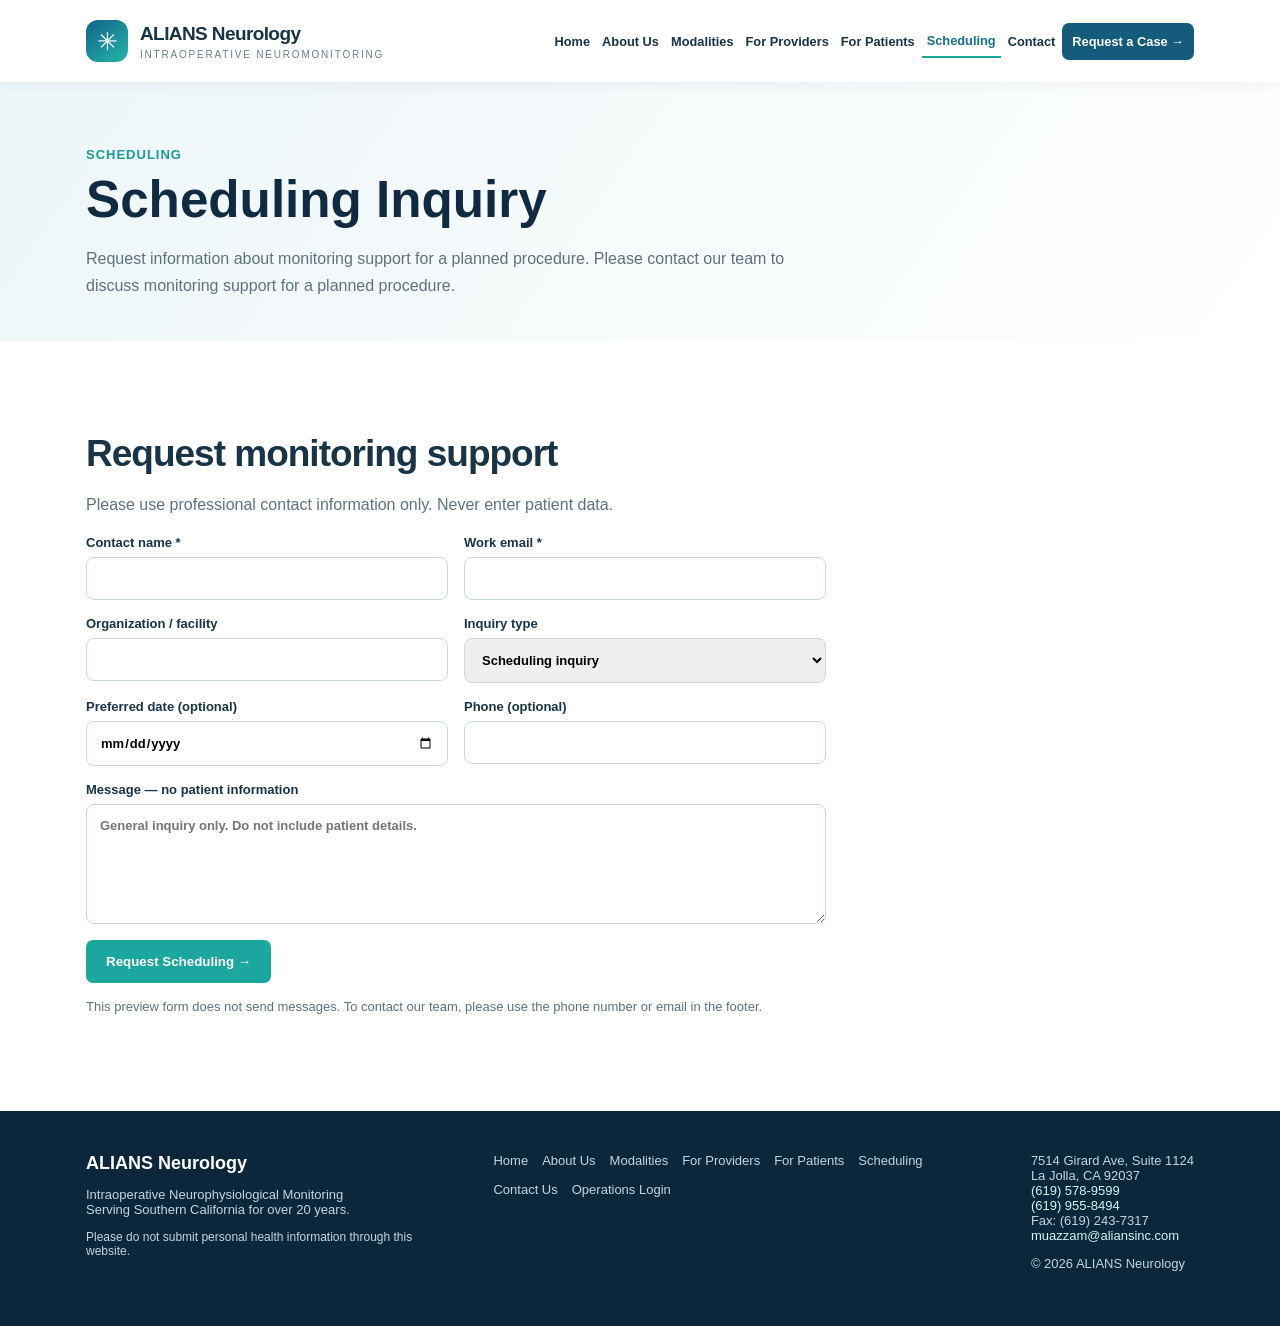
<file: scheduling.html>
<!DOCTYPE html>

<html lang="en"><head><meta charset="utf-8"/><meta content="width=device-width, initial-scale=1" name="viewport"/><meta content="ALIANS Neurology — intraoperative neuromonitoring and surgical team support." name="description"/><link href="styles.css" rel="stylesheet"/><title>Scheduling | ALIANS Neurology</title></head><body><header><div class="wrap nav"><a class="brand" href="index.html" style="text-decoration:none;color:inherit"><div class="mark">✳</div><div><b>ALIANS Neurology</b><small>INTRAOPERATIVE NEUROMONITORING</small></div></a><button aria-controls="site-navigation" aria-expanded="false" aria-label="Open navigation menu" class="menu-toggle" type="button">☰</button><nav aria-label="Main navigation" class="links" id="site-navigation"><a class="" href="index.html">Home</a><a class="" href="about.html">About Us</a><a class="" href="services.html">Modalities</a><a class="" href="providers.html">For Providers</a><a class="" href="patients.html">For Patients</a><a class="active" href="scheduling.html">Scheduling</a><a class="" href="contact.html">Contact</a><a class="btn dark" href="scheduling.html" style="color:white">Request a Case →</a></nav></div></header><main><section class="page-intro"><div class="wrap"><div class="breadcrumb">Scheduling</div><h1>Scheduling Inquiry</h1><p>Request information about monitoring support for a planned procedure. Please contact our team to discuss monitoring support for a planned procedure.</p></div></section><section class="section"><div class="wrap"><h2>Request monitoring support</h2><p class="lead">Please use professional contact information only. Never enter patient data.</p><form class="site-form" id="inquiryForm"><label>Contact name *<input autocomplete="name" maxlength="100" name="name" required=""/></label><label>Work email *<input autocomplete="email" name="email" required="" type="email"/></label><label>Organization / facility<input maxlength="120" name="facility"/></label><label>Inquiry type<select name="type"><option>Scheduling inquiry</option><option>Service information</option><option>General question</option></select></label><label>Preferred date (optional)<input name="date" type="date"/></label><label>Phone (optional)<input maxlength="40" name="phone" type="tel"/></label><label class="full">Message — no patient information<textarea maxlength="1000" name="message" placeholder="General inquiry only. Do not include patient details."></textarea></label><div class="full"><button class="btn" type="submit">Request Scheduling →</button><p class="lead" style="font-size:13px">This preview form does not send messages. To contact our team, please use the phone number or email in the footer.</p><div id="formStatus" role="status"></div></div></form></div></section><script>document.getElementById('inquiryForm').addEventListener('submit',function(e){e.preventDefault();document.getElementById('formStatus').textContent='This form is not yet connected. Please contact us using the phone number or email in the footer.'});</script></main><footer><div class="wrap"><div><b style="color:white;font-size:18px">ALIANS Neurology</b><p>Intraoperative Neurophysiological Monitoring<br/>Serving Southern California for over 20 years.</p><p class="footer-note">Please do not submit personal health information through this website.</p></div><div class="foot-links"><a href="index.html">Home</a><a href="about.html">About Us</a><a href="services.html">Modalities</a><a href="providers.html">For Providers</a><a href="patients.html">For Patients</a><a href="scheduling.html">Scheduling</a><a href="contact.html">Contact Us</a><a href="login.html">Operations Login</a></div><div class="footer-contact">7514 Girard Ave, Suite 1124<br/>La Jolla, CA 92037<br/><a href="tel:+16195789599">(619) 578-9599</a><br/><a href="tel:+16199558494">(619) 955-8494</a><br/>Fax: (619) 243-7317<br/><a href="mailto:muazzam@aliansinc.com">muazzam@aliansinc.com</a><p>© 2026 ALIANS Neurology</p></div></div></footer><script src="app.js"></script><script>document.addEventListener('DOMContentLoaded',function(){const b=document.querySelector('.menu-toggle'),n=document.getElementById('site-navigation');if(!b||!n)return;b.addEventListener('click',function(){let open=n.classList.toggle('is-open');b.setAttribute('aria-expanded',String(open));b.textContent=open?'✕ Close':'☰'});n.querySelectorAll('a').forEach(a=>a.addEventListener('click',()=>{n.classList.remove('is-open');b.setAttribute('aria-expanded','false');b.textContent='☰'}));});</script></body></html>
</file>
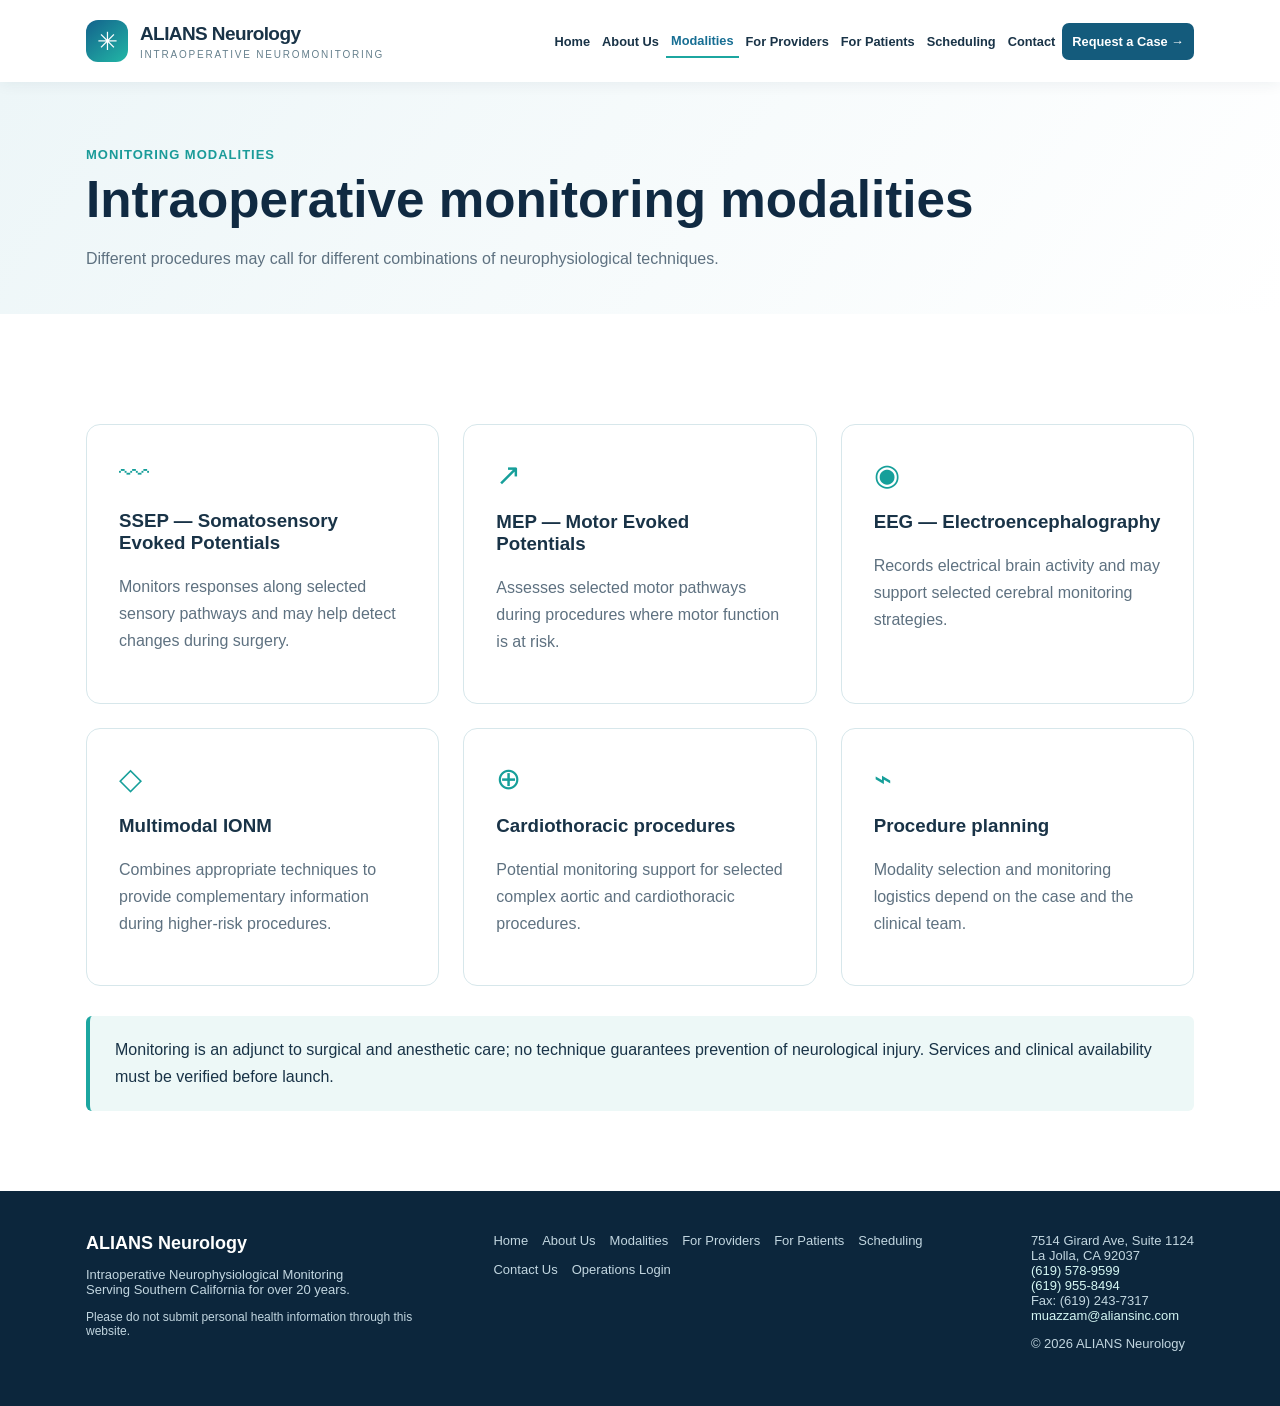
<file: services.html>
<!DOCTYPE html>

<html lang="en"><head><meta charset="utf-8"/><meta content="width=device-width, initial-scale=1" name="viewport"/><meta content="ALIANS Neurology — intraoperative neuromonitoring and surgical team support." name="description"/><link href="styles.css" rel="stylesheet"/><title>Modalities | ALIANS Neurology</title></head><body><header><div class="wrap nav"><a class="brand" href="index.html" style="text-decoration:none;color:inherit"><div class="mark">✳</div><div><b>ALIANS Neurology</b><small>INTRAOPERATIVE NEUROMONITORING</small></div></a><button aria-controls="site-navigation" aria-expanded="false" aria-label="Open navigation menu" class="menu-toggle" type="button">☰</button><nav aria-label="Main navigation" class="links" id="site-navigation"><a class="" href="index.html">Home</a><a class="" href="about.html">About Us</a><a class="active" href="services.html">Modalities</a><a class="" href="providers.html">For Providers</a><a class="" href="patients.html">For Patients</a><a class="" href="scheduling.html">Scheduling</a><a class="" href="contact.html">Contact</a><a class="btn dark" href="scheduling.html" style="color:white">Request a Case →</a></nav></div></header><main><section class="page-intro"><div class="wrap"><div class="breadcrumb">Monitoring modalities</div><h1>Intraoperative monitoring modalities</h1><p>Different procedures may call for different combinations of neurophysiological techniques.</p></div></section><section class="section"><div class="wrap"><div class="feature-grid"><article class="feature"><div class="symbol">〰</div><h3>SSEP — Somatosensory Evoked Potentials</h3><p>Monitors responses along selected sensory pathways and may help detect changes during surgery.</p></article><article class="feature"><div class="symbol">↗</div><h3>MEP — Motor Evoked Potentials</h3><p>Assesses selected motor pathways during procedures where motor function is at risk.</p></article><article class="feature"><div class="symbol">◉</div><h3>EEG — Electroencephalography</h3><p>Records electrical brain activity and may support selected cerebral monitoring strategies.</p></article><article class="feature"><div class="symbol">◇</div><h3>Multimodal IONM</h3><p>Combines appropriate techniques to provide complementary information during higher-risk procedures.</p></article><article class="feature"><div class="symbol">⊕</div><h3>Cardiothoracic procedures</h3><p>Potential monitoring support for selected complex aortic and cardiothoracic procedures.</p></article><article class="feature"><div class="symbol">⌁</div><h3>Procedure planning</h3><p>Modality selection and monitoring logistics depend on the case and the clinical team.</p></article></div><div class="callout">Monitoring is an adjunct to surgical and anesthetic care; no technique guarantees prevention of neurological injury. Services and clinical availability must be verified before launch.</div></div></section></main><footer><div class="wrap"><div><b style="color:white;font-size:18px">ALIANS Neurology</b><p>Intraoperative Neurophysiological Monitoring<br/>Serving Southern California for over 20 years.</p><p class="footer-note">Please do not submit personal health information through this website.</p></div><div class="foot-links"><a href="index.html">Home</a><a href="about.html">About Us</a><a href="services.html">Modalities</a><a href="providers.html">For Providers</a><a href="patients.html">For Patients</a><a href="scheduling.html">Scheduling</a><a href="contact.html">Contact Us</a><a href="login.html">Operations Login</a></div><div class="footer-contact">7514 Girard Ave, Suite 1124<br/>La Jolla, CA 92037<br/><a href="tel:+16195789599">(619) 578-9599</a><br/><a href="tel:+16199558494">(619) 955-8494</a><br/>Fax: (619) 243-7317<br/><a href="mailto:muazzam@aliansinc.com">muazzam@aliansinc.com</a><p>© 2026 ALIANS Neurology</p></div></div></footer><script src="app.js"></script><script>document.addEventListener('DOMContentLoaded',function(){const b=document.querySelector('.menu-toggle'),n=document.getElementById('site-navigation');if(!b||!n)return;b.addEventListener('click',function(){let open=n.classList.toggle('is-open');b.setAttribute('aria-expanded',String(open));b.textContent=open?'✕ Close':'☰'});n.querySelectorAll('a').forEach(a=>a.addEventListener('click',()=>{n.classList.remove('is-open');b.setAttribute('aria-expanded','false');b.textContent='☰'}));});</script></body></html>
</file>
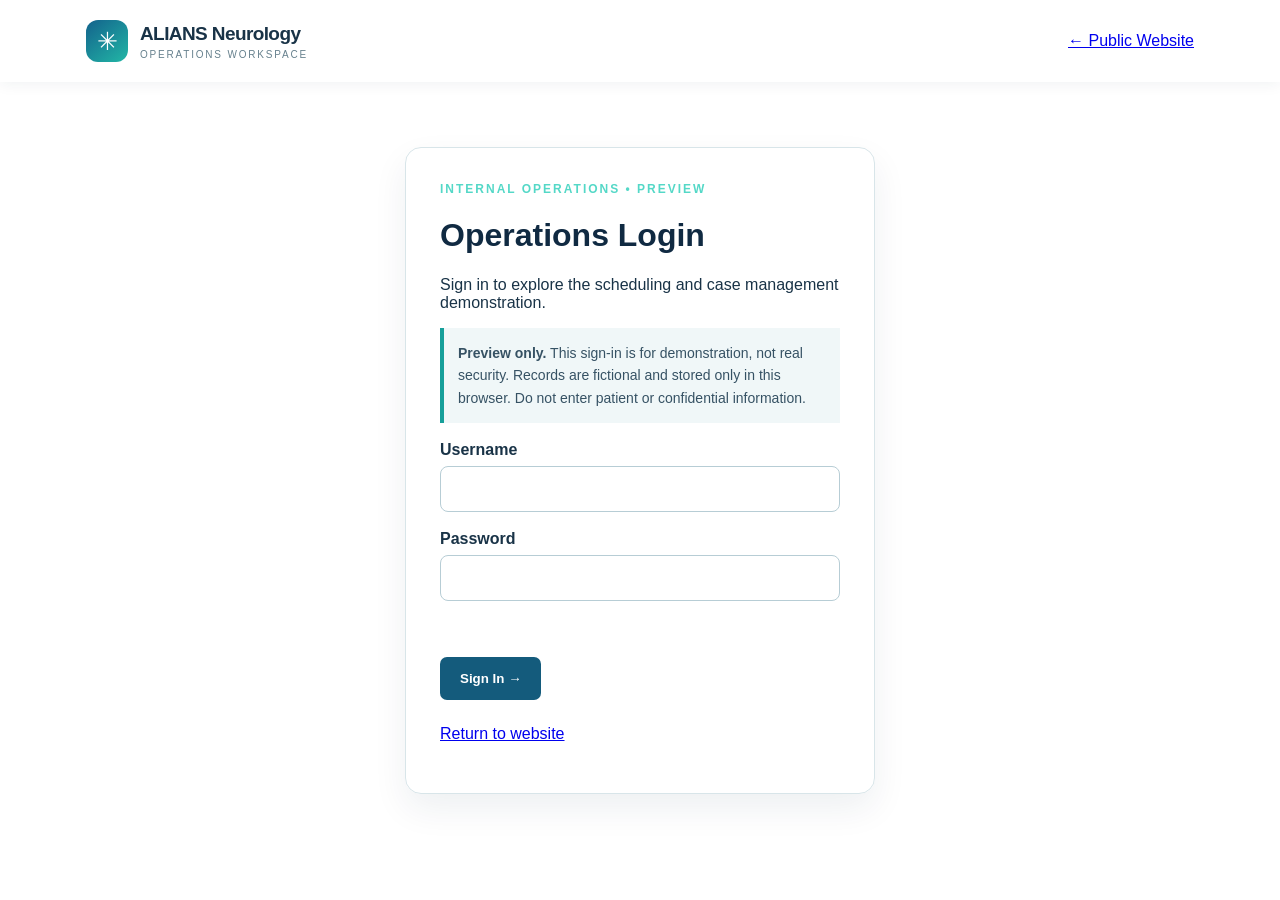
<file: workspace.html>
<!DOCTYPE html>
<html lang="en"><head><meta charset="utf-8"/><meta content="width=device-width, initial-scale=1" name="viewport"/><title>Operations Workspace | ALIANS Neurology</title><link href="styles.css" rel="stylesheet"/><link href="workspace.css" rel="stylesheet"/><script>if(sessionStorage.getItem('alians_demo_access')!=='yes'){location.replace('login.html');}</script></head><body>
<header><div class="wrap nav"><a class="brand" href="index.html"><div class="mark">✳</div><div><b>ALIANS Neurology</b><small>OPERATIONS WORKSPACE • DEMO</small></div></a><nav class="links"><a href="index.html">Public Website</a><a href="scheduling.html">Request a Case</a><a class="btn dark" href="workspace.html">Operations</a></nav></div></header>
<div class="safety"><div class="wrap">DEMONSTRATION ONLY — This workspace uses fictional browser-local records. Demo sign-in is not secure authentication. Do not enter real patient or confidential information.</div></div>
<main class="wrap work"><div class="workhead"><div><span class="eyebrow">ALLIANCE NEUROLOGY / OPERATIONS</span><h1>Case Operations</h1><p>Coordinate service requests, neurophysiologists, and procedures in one workspace.</p></div><button class="btn" id="addCase">+ New Demo Case</button><button class="btn" id="demoSignOut" type="button">Sign out</button></div>
<div class="tabs" role="tablist"><button class="selected" data-tab="overview">Overview</button><button data-tab="cases">Cases</button><button data-tab="schedule">Schedule</button><button data-tab="team">Team</button><button data-tab="inquiries">Inquiries</button></div>
<section class="tabpane" id="overview"><div class="metrics" id="metrics"></div><div class="panel"><h2>Upcoming procedures</h2><div id="upcoming"></div></div></section>
<section class="tabpane hidden" id="cases"><div class="panel"><div class="tools"><h2>Case requests &amp; procedures</h2><div><input aria-label="Search cases" id="search" placeholder="Search facility, service, case ID"/><select aria-label="Filter status" id="statusFilter"><option value="">All statuses</option><option>Requested</option><option>Confirmed</option><option>In Progress</option><option>Completed</option><option>Cancelled</option></select></div></div><div class="tablewrap"><table><thead><tr><th>Case</th><th>Facility / procedure</th><th>Scheduled</th><th>Modality</th><th>Assigned</th><th>Status</th><th>Update</th></tr></thead><tbody id="caseRows"></tbody></table></div></div></section>
<section class="tabpane hidden" id="schedule"><div class="panel"><h2>Procedure schedule</h2><p>Dates and assignments from demonstration records.</p><div class="calendar-toolbar"><button id="prevWeek" type="button">← Previous</button><strong id="weekLabel"></strong><button id="todayWeek" type="button">This week</button><button id="nextWeek" type="button">Next →</button></div><div class="calendar-legend">● Confirmed   ◌ Requested   ■ In progress   — Unavailable</div><div class="calendar-grid" id="calendarGrid"></div><h3>Scheduled cases</h3><div id="scheduleList"></div></div></section>
<section class="tabpane hidden" id="team"><div class="panel"><h2>Neurophysiology team</h2><p>Fictional staff profiles for workflow demonstration only.</p><div class="teamgrid" id="teamCards"></div><div class="panel"><h3>Specialist availability (demo)</h3><p>Block dates or times for vacation, shifts, or other commitments.</p><form class="blockform" id="blockForm"><label>Specialist<select id="blockStaff" required=""></select></label><label>Start<input id="blockStart" required="" type="datetime-local"/></label><label>End<input id="blockEnd" required="" type="datetime-local"/></label><label>Reason<input id="blockReason" maxlength="80" placeholder="Unavailable" required=""/></label><button class="btn" type="submit">Add unavailability</button></form><div id="blockList"></div></div></div></section>
<section class="tabpane hidden" id="inquiries"><div class="panel"><h2>Website inquiries</h2><p>Requests from the public site's demo forms, stored in the same browser.</p><div id="inquiryRows"></div></div></section>
<div class="bottomactions"><button class="linkbutton" id="reset">Reset fictional demo cases</button><a href="index.html">← Return to public website</a></div></main>
<dialog id="caseDialog"><form class="caseform" id="caseForm"><div class="dialoghead"><h2 id="caseDialogTitle">New demonstration case</h2><button aria-label="Close" id="closeDialog" type="button">×</button></div><p class="warning">Use invented facility and procedure details only. No names, birth dates, MRNs, or patient information.</p><label>Facility <input maxlength="90" name="facility" placeholder="Example Regional Hospital" required=""/></label><label>Procedure category <select name="procedure"><option>Spine surgery</option><option>Thoracic aortic surgery</option><option>Neurosurgery</option><option>Vascular surgery</option><option>Other surgical procedure</option></select></label><label>Scheduled date and time <input name="date" required="" type="datetime-local"/></label><label>Estimated duration (hours) <input max="24" min="0.5" name="duration" required="" step="0.5" type="number" value="4"/></label><label>Monitoring modality <select name="modality"><option>Multimodal IONM</option><option>SSEP</option><option>MEP</option><option>EEG</option><option>EMG</option></select></label><label>Assign specialist <select id="newStaff" name="staff"></select></label><div class="conflict-warning" id="conflictWarning" role="alert"></div><button class="btn" id="saveCase" type="submit">Save demo case</button></form></dialog>
<script src="workspace.js"></script><script>document.getElementById('demoSignOut').addEventListener('click',()=>{sessionStorage.removeItem('alians_demo_access');location.href='login.html';});</script></body></html>
</file>
<file: styles.css>
:root{--navy:#102a42;--blue:#176e93;--teal:#1ca6a0;--light:#edf6f8;--ink:#193347;--muted:#5e7180}*{box-sizing:border-box}body{margin:0;font-family:Inter,Arial,sans-serif;color:var(--ink);background:#fff}header{position:sticky;top:0;background:#fff;z-index:4;box-shadow:0 2px 14px #102a4210}.wrap{max-width:1160px;margin:auto;padding:0 26px}.nav{height:82px;display:flex;align-items:center;justify-content:space-between;gap:20px}.brand{display:flex;align-items:center;gap:12px;cursor:pointer}.mark{width:42px;height:42px;border-radius:12px;background:linear-gradient(140deg,#13628c,#22b7a6);display:grid;place-items:center;color:white;font-size:25px}.brand b{font-size:20px;letter-spacing:-.6px}.brand small{display:block;color:#66808d;font-size:10px;letter-spacing:1.8px;margin-top:4px}.links{display:flex;gap:26px;align-items:center}.links button{border:0;background:none;color:#24445a;font-weight:650;cursor:pointer;font-size:14px}.btn{border:0;border-radius:7px;background:var(--teal);color:white;padding:14px 20px;font-weight:750;cursor:pointer}.btn.dark{background:#145b7c}.btn.outline{background:transparent;border:1px solid #b6d1dc;color:#195b78}.hero{background:linear-gradient(110deg,#0d2b45 0%,#114767 70%,#0f5c6e);color:white;overflow:hidden}.hero-grid{min-height:510px;display:grid;grid-template-columns:1.1fr .9fr;align-items:center;gap:60px}.eyebrow{font-size:12px;font-weight:800;letter-spacing:2px;color:#54d8c7;text-transform:uppercase}.hero h1{font-size:clamp(39px,4.6vw,62px);line-height:1.08;letter-spacing:-2px;margin:20px 0}.hero p{font-size:17px;line-height:1.75;color:#d2e4ee;max-width:570px}.actions{display:flex;gap:12px;margin-top:30px;flex-wrap:wrap}.hero .outline{border-color:#7ba5b9;color:white}.monitor{border:1px solid #54859b;background:#143a55;border-radius:18px;padding:23px;box-shadow:0 28px 60px #001b2b55;transform:rotate(-2deg)}.monitor-top{display:flex;justify-content:space-between;font-size:12px;color:#bbd5e0;margin-bottom:18px}.wave{height:82px;border-bottom:1px solid #325e73;display:flex;align-items:center}.wave svg{width:100%;height:70px}.monitor-bottom{display:flex;justify-content:space-between;margin-top:18px;color:#c9e1e8;font-size:12px}.dot{display:inline-block;background:#4fdbc0;width:8px;height:8px;border-radius:50%;margin-right:6px}.stats{background:#f2f8fa;border-bottom:1px solid #dcebf0}.stats .wrap{display:grid;grid-template-columns:repeat(3,1fr);padding-top:26px;padding-bottom:26px;gap:22px}.stat{border-right:1px solid #d2e3e8}.stat:last-child{border:0}.stat b{font-size:20px;color:#126d89}.stat span{display:block;color:#647c89;margin-top:5px;font-size:13px}.section{padding:80px 0}.section h2{font-size:37px;letter-spacing:-1px;margin:12px 0 14px}.lead{color:var(--muted);font-size:16px;line-height:1.7;max-width:720px}.cards{display:grid;grid-template-columns:repeat(3,1fr);gap:20px;margin-top:35px}.card{border:1px solid #dce8ed;border-radius:12px;padding:26px;background:white;box-shadow:0 5px 24px #163f5108}.card .symbol{font-size:28px}.card h3{font-size:19px;margin:18px 0 10px}.card p{font-size:14px;line-height:1.7;color:#617888;min-height:76px}.card button{border:0;background:none;color:#087b92;font-weight:750;padding:0;cursor:pointer}.tint{background:#f5f9fb}.split{display:grid;grid-template-columns:1fr 1fr;gap:70px;align-items:center}.panel{background:#e3f1f4;border-radius:18px;padding:35px}.panel .step{display:flex;gap:15px;padding:18px 0;border-bottom:1px solid #bfdce3}.panel .step:last-child{border:0}.num{background:#0e718a;color:white;border-radius:50%;width:34px;height:34px;flex-shrink:0;display:grid;place-items:center;font-weight:800}.step p{margin:5px 0;color:#617888;font-size:14px;line-height:1.5}.cta{background:#123b56;color:white;border-radius:18px;padding:50px;display:flex;justify-content:space-between;align-items:center;gap:30px}.cta h2{margin:0 0 10px;font-size:30px}.cta p{margin:0;color:#c2dce5}footer{background:#0c263c;color:#c2d6e0;padding:42px 0;font-size:13px}footer .wrap{display:flex;justify-content:space-between;gap:20px;flex-wrap:wrap}.hide{display:none!important}.modal{position:fixed;inset:0;background:#001b2cbb;z-index:10;display:grid;place-items:center;padding:18px}.dialog{background:white;width:min(560px,100%);border-radius:15px;padding:30px;max-height:90vh;overflow:auto}.dialog h2{margin-top:0}.field{margin:15px 0}.field label{display:block;font-weight:700;font-size:13px;margin-bottom:7px}.field input,.field select,.field textarea{width:100%;border:1px solid #bfcfd8;border-radius:7px;padding:12px;font:inherit}.field textarea{min-height:100px}.close{float:right;border:0;background:#eef5f7;border-radius:50%;height:32px;width:32px;cursor:pointer}.notice{background:#e9f7f5;padding:12px;border-radius:8px;font-size:13px;color:#235a59}.admin-table{width:100%;border-collapse:collapse;font-size:13px}.admin-table th,.admin-table td{padding:12px;border-bottom:1px solid #dce7ed;text-align:left}.mobile{display:none}@media(max-width:800px){.links{display:none}.mobile{display:block}.hero-grid,.split{grid-template-columns:1fr;gap:30px}.hero-grid{padding-top:60px;padding-bottom:60px}.monitor{transform:none}.cards{grid-template-columns:1fr}.stats .wrap{grid-template-columns:1fr}.stat{border-right:0;border-bottom:1px solid #d2e3e8;padding-bottom:12px}.cta{display:block}.cta button{margin-top:22px}.section{padding:55px 0}.hero h1{font-size:42px}}

body{min-height:100vh}main{min-height:65vh}.page-intro{padding:65px 0 26px;background:linear-gradient(125deg,#edf6f8,#fff)}.page-intro h1{font-size:clamp(2rem,4vw,3.3rem);color:#102a42;margin:8px 0}.page-intro p{color:#5e7180;max-width:700px;line-height:1.7}.links a{color:#193347;text-decoration:none;font-weight:650;padding:10px 8px}.links a.active{color:#176e93;border-bottom:2px solid #1ca6a0}.links a:hover{color:#1ca6a0}.page-section{min-height:48vh}.brand{cursor:pointer}header{position:sticky;top:0;z-index:10} @media(max-width:760px){.links{display:flex;flex-wrap:wrap;gap:3px}.links a{font-size:12px;padding:6px}.nav{flex-wrap:wrap}.mobile{display:none!important}}
:root{--navy:#102a42;--teal:#1ca6a0}body{background:#fff}header{position:sticky}.nav{height:auto;min-height:82px;padding-top:12px;padding-bottom:12px}.links{gap:9px;flex-wrap:wrap;justify-content:flex-end}.links a{font-size:13px}.brand{flex-shrink:0}.btn{display:inline-block;text-decoration:none}.photo-hero{position:relative;background:linear-gradient(90deg,#0b2944 0%,#0b2944e8 52%,#0b294466 100%),url('https://images.unsplash.com/photo-1559757148-5c350d0d3c56?auto=format&fit=crop&w=1800&q=85') center/cover;color:#fff}.photo-hero .wrap{padding-top:110px;padding-bottom:115px}.photo-hero h1{font-size:clamp(40px,5vw,67px);max-width:770px;letter-spacing:-2px;line-height:1.08}.photo-hero p{max-width:650px;font-size:19px;color:#d7e8ef;line-height:1.65}.pill{display:inline-block;border:1px solid #59cbbf;color:#65e5d3;border-radius:30px;padding:9px 14px;font-size:12px;letter-spacing:2px;font-weight:700}.feature-grid{display:grid;grid-template-columns:repeat(3,1fr);gap:24px;margin:30px 0}.feature{padding:32px;border:1px solid #d7e7eb;border-radius:14px;background:white}.feature .symbol{font-size:30px;color:#169f9a}.feature p{color:#5e7180;line-height:1.7}.banner{background:linear-gradient(110deg,#123a56,#176e83);color:white;padding:60px 0}.banner p{color:#d2e6ed}.split-image{display:grid;grid-template-columns:1fr 1fr;gap:55px;align-items:center}.medical-photo{width:100%;min-height:360px;object-fit:cover;border-radius:16px;background:#e1eff2}.breadcrumb{color:#1a9b99;font-size:13px;font-weight:700;letter-spacing:1px;text-transform:uppercase}.quicklink{color:#087b92;font-weight:750;text-decoration:none}.callout{background:#edf8f7;border-left:4px solid #1ca6a0;padding:20px 25px;border-radius:6px;line-height:1.7}.site-form{max-width:740px;display:grid;grid-template-columns:1fr 1fr;gap:16px}.site-form label{font-weight:650;font-size:13px}.site-form input,.site-form select,.site-form textarea{display:block;width:100%;margin-top:7px;padding:13px;border:1px solid #c8dbe1;border-radius:8px;font:inherit}.site-form .full{grid-column:1/-1}.site-form textarea{min-height:120px}.links a.active{border-color:#1ca6a0}footer a{color:#c2d6e0;text-decoration:none}footer .wrap{align-items:flex-start}footer .foot-links{display:flex;gap:14px;flex-wrap:wrap;max-width:460px} @media(max-width:980px){.nav{align-items:flex-start;flex-direction:column}.links{justify-content:flex-start}.split-image,.feature-grid{grid-template-columns:1fr}.photo-hero .wrap{padding-top:70px;padding-bottom:80px}}@media(max-width:550px){.site-form{grid-template-columns:1fr}.photo-hero h1{font-size:40px}.links a{font-size:12px}.brand b{font-size:18px}}

/* v4: neuromonitoring-specific hero visualization */
.photo-hero{background:linear-gradient(115deg,#0b2944 0%,#103b55 62%,#126474 100%)}
.photo-hero .hero-layout{display:grid;grid-template-columns:minmax(0,1fr) minmax(0,1.05fr);align-items:center;gap:44px;padding-top:96px;padding-bottom:100px}
.photo-hero .hero-copy{min-width:0}.photo-hero h1{font-size:clamp(37px,4.1vw,60px)}
.hero-neuro{min-width:0}.hero-neuro img{display:block;width:100%;height:auto;border:1px solid #4d9eaa;border-radius:14px;box-shadow:0 22px 65px #00162577}.hero-neuro span{display:block;margin-top:11px;color:#b5d6db;font-size:12px;text-align:right}
@media(max-width:900px){.photo-hero .hero-layout{grid-template-columns:1fr;gap:32px;padding-top:65px;padding-bottom:70px}.hero-neuro{max-width:700px}}

/* v5: no stock photography on home page */
.split-image{grid-template-columns:1fr;max-width:850px;margin-left:auto;margin-right:auto}

.workspace-ribbon{background:#e7f6f8;color:#0b6477;font-size:13px;padding:9px 0}.workspace-ribbon .wrap{display:flex;justify-content:space-between;gap:10px;flex-wrap:wrap}.workspace-ribbon a{color:#086c85;font-weight:800}

/* v16 responsive navigation */
.menu-toggle{display:none;border:1px solid #c7dce4;background:white;color:#102a42;border-radius:9px;padding:11px 15px;font-weight:700;font-size:16px;cursor:pointer}.footer-contact a{color:#d4f6f3}.footer-note{font-size:12px;max-width:330px}.about-copy{max-width:850px}.about-copy p{font-size:17px;line-height:1.8;color:#405667}
@media(max-width:900px){.nav{display:flex;align-items:center;justify-content:space-between;flex-wrap:wrap;gap:10px}.menu-toggle{display:block;margin-left:auto}.nav .links{display:none!important;flex-basis:100%;width:100%;flex-direction:column;align-items:stretch;gap:0;background:white;border-top:1px solid #d9e6ea;padding:10px 0;box-shadow:0 12px 22px #102a4212}.nav .links.is-open{display:flex!important}.nav .links a{display:block;font-size:16px;padding:13px 15px;border-bottom:1px solid #e8eef0}.nav .links a.btn{margin:8px 12px;text-align:center}.nav .brand{min-width:0}.nav .brand b{font-size:18px}}

/* v18: desktop navigation stays horizontal; compact menu only on phones */
@media (min-width:701px){
 .nav{flex-direction:row;align-items:center;justify-content:space-between;flex-wrap:nowrap;gap:10px}
 .nav .links{display:flex!important;flex-direction:row;align-items:center;justify-content:flex-end;flex-wrap:nowrap;gap:2px;min-width:0}
 .nav .links a{font-size:clamp(10px,1vw,13px);padding:8px 5px;white-space:nowrap}
 .nav .links a.btn{padding:11px 10px}
 .menu-toggle{display:none!important}
 .nav .brand b{font-size:clamp(15px,1.5vw,19px)}
 .nav .brand small{font-size:10px}
}
@media (max-width:700px){
 .nav{flex-direction:row;align-items:center;flex-wrap:wrap;justify-content:space-between}
 .menu-toggle{display:block!important;margin-left:auto}
 .nav .links{display:none!important;flex-basis:100%;width:100%;flex-direction:column;align-items:stretch}
 .nav .links.is-open{display:flex!important}
}
</file>
<file: workspace.css>
body{background:#f3f8fa}.brand{text-decoration:none;color:inherit}.workspace-ribbon{background:#e7f6f8;color:#0b6477;font-size:13px;padding:8px 0}.workspace-ribbon .wrap{display:flex;justify-content:space-between}.workspace-ribbon a{font-weight:800;color:#086c85}.safety{background:#fff4db;border-bottom:1px solid #e7ce93;padding:12px 0;color:#624d21;font-size:13px}.work{padding-top:40px;padding-bottom:70px}.workhead{display:flex;justify-content:space-between;gap:20px;align-items:center;margin-bottom:25px}.workhead h1{font-size:38px;margin:7px 0}.workhead p{color:#58717e}.tabs{display:flex;gap:8px;border-bottom:1px solid #cbdde2;overflow-x:auto;margin-bottom:24px}.tabs button{border:0;background:transparent;color:#456978;padding:13px 18px;cursor:pointer;font-weight:700;white-space:nowrap}.tabs button.selected{border-bottom:3px solid #0e8c9c;color:#086578}.hidden{display:none!important}.metrics{display:grid;grid-template-columns:repeat(4,1fr);gap:16px;margin-bottom:20px}.metric,.panel,.teamcard{background:white;border:1px solid #dce8eb;border-radius:14px;padding:22px;box-shadow:0 4px 15px #123a4808}.metric b{font-size:32px;color:#076e83;display:block;margin-top:8px}.metric span{font-size:13px;color:#607984}.panel h2{margin:0 0 16px;font-size:22px}.tools{display:flex;align-items:center;justify-content:space-between;gap:15px;flex-wrap:wrap}.tools>div{display:flex;gap:8px;flex-wrap:wrap}input,select{padding:10px;border:1px solid #c9dade;border-radius:8px;max-width:100%;background:white}.tablewrap{overflow:auto}table{width:100%;border-collapse:collapse;min-width:830px}td,th{text-align:left;border-bottom:1px solid #e5edef;padding:13px 10px;font-size:13px}th{color:#557381}td small{display:block;color:#718a95;margin-top:4px}.status{font-size:12px;border-radius:30px;padding:5px 9px;background:#e4f4f6;color:#08697b;white-space:nowrap}.status.completed{background:#e7f4ea;color:#327344}.status.cancelled{background:#f8e8e8;color:#9c3c3c}.status.requested{background:#fff1d9;color:#89601a}.status.inprogress{background:#e8eafa;color:#4a56a0}.rowselect{font-size:12px;padding:6px}.scheduleitem{display:flex;gap:16px;padding:15px 0;border-bottom:1px solid #e5edef}.datebox{min-width:85px;font-weight:800;color:#086d83}.scheduleitem p{margin:4px 0;color:#627b88;font-size:13px}.teamgrid{display:grid;grid-template-columns:repeat(3,1fr);gap:15px}.teamcard{box-shadow:none}.teamcard strong{display:block;color:#086d83}.teamcard p{font-size:13px;color:#5d7582}.bottomactions{display:flex;justify-content:space-between;margin-top:25px}.linkbutton{border:0;background:transparent;color:#8b4b4b;cursor:pointer}dialog{border:0;border-radius:16px;box-shadow:0 20px 70px #1238;max-width:450px;width:calc(100% - 32px)}dialog::backdrop{background:#102d3b88}.caseform{display:grid;gap:15px}.caseform label{display:grid;gap:6px;font-size:13px;font-weight:700}.caseform input,.caseform select{width:100%}.dialoghead{display:flex;justify-content:space-between;align-items:center}.dialoghead h2{margin:0}.dialoghead button{border:0;background:none;font-size:26px;cursor:pointer}.warning{background:#fff5e1;padding:12px;border-radius:8px;font-size:12px}.empty{color:#667f89;padding:20px}.inquiry{border-bottom:1px solid #e2eaed;padding:14px 0}.inquiry small{display:block;color:#647d86}@media(max-width:800px){.metrics{grid-template-columns:repeat(2,1fr)}.teamgrid{grid-template-columns:1fr}.workhead{align-items:flex-start;flex-direction:column}.workhead h1{font-size:29px}}
.calendar-toolbar{display:flex;align-items:center;justify-content:space-between;gap:12px;flex-wrap:wrap;margin:20px 0}.calendar-toolbar button{padding:9px 14px;border:1px solid #bdd3df;background:#fff;border-radius:8px;cursor:pointer}.calendar-grid{display:grid;grid-template-columns:repeat(7,minmax(145px,1fr));gap:8px;overflow-x:auto;padding-bottom:12px}.calendar-day{background:#f5fafb;border:1px solid #d9e7ec;border-radius:12px;padding:10px;min-height:170px}.calendar-day h4{margin:0 0 12px;font-size:13px}.cal-case{display:block;width:100%;text-align:left;white-space:normal;padding:9px;margin:6px 0;border:0;border-left:4px solid #13a6ad;background:#e1f5f5;border-radius:6px;cursor:pointer;font-size:12px;color:#12384c}.cal-case.requested{border-left-color:#bd8c3c;background:#fff3dc}.cal-case.in-progress{border-left-color:#6055a6;background:#eeeafa}.cal-block{font-size:12px;background:#fbe5e5;border-radius:6px;padding:7px;margin:6px 0}.calendar-legend{font-size:12px;color:#536b78}.blockform{display:flex;flex-wrap:wrap;align-items:end;gap:12px}.blockform label{display:grid;gap:5px;flex:1;min-width:160px}.blockform input,.blockform select{padding:10px;border:1px solid #b9cfd8;border-radius:7px}.conflict-warning{color:#9e2525;font-weight:600;padding:6px}.conflict-warning:empty{display:none}@media(max-width:1100px){.calendar-grid{grid-template-columns:repeat(7,160px)}}
</file>
